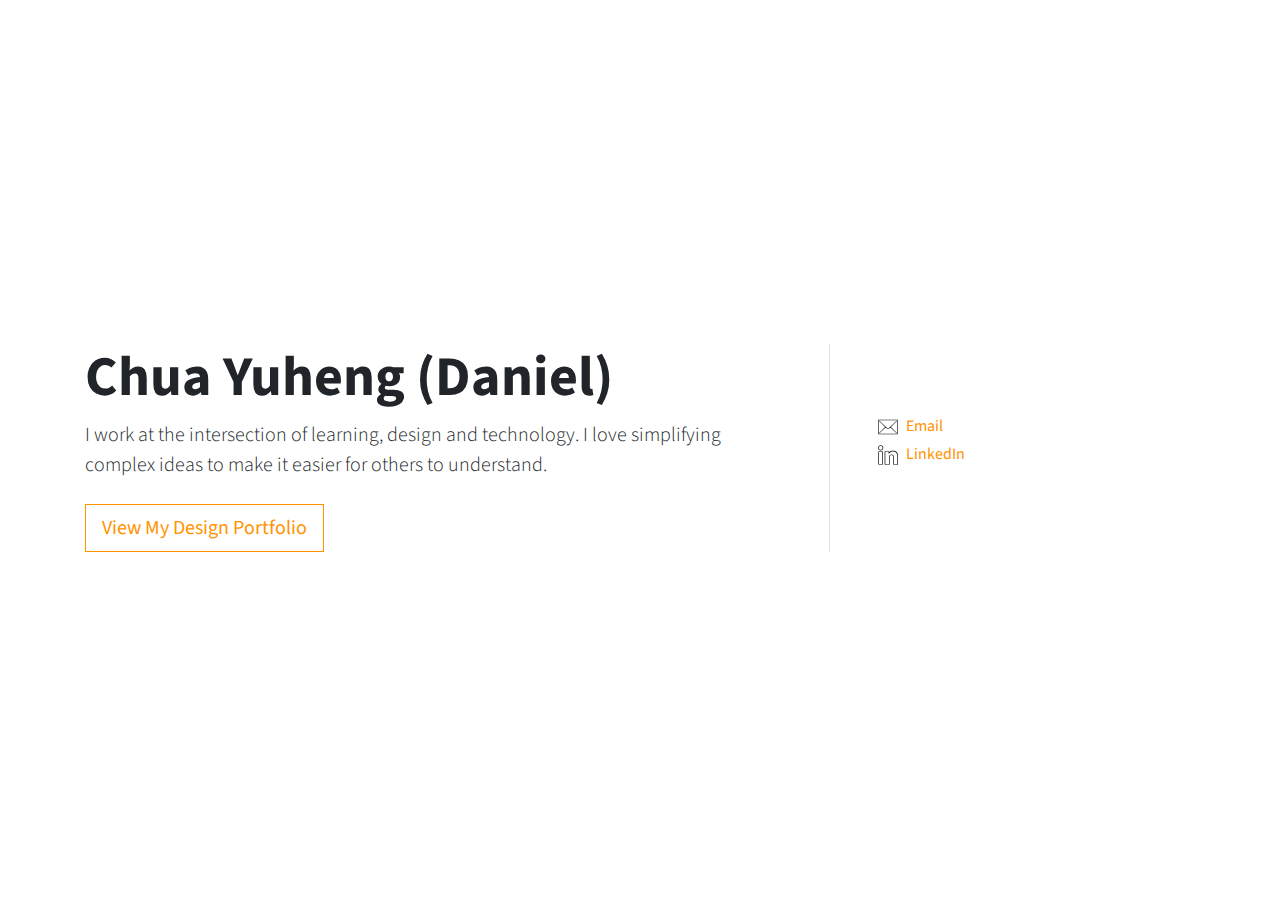
<file: index.html>
<!DOCTYPE html>
<html lang="en" dir="ltr">

<head>
  <meta http-equiv="Content-Type" content="text/html; charset=UTF-8" />
  <meta name="viewport" content="width=device-width, initial-scale=1.0">

  <title>Yuheng (Daniel) Chua</title>

  <link rel="icon" href="images/favicon-daniel_32x32.png" type="image/png" sizes="32x32">

  <link rel="stylesheet" href="css/bootstrap-custom.css">
  <link href="https://fonts.googleapis.com/css2?family=Source+Code+Pro&family=Source+Sans+Pro:ital,wght@0,300;0,400;0,600;0,700;1,300;1,400;1,600;1,700&display=swap" rel="stylesheet">
  <link rel="stylesheet" href="css/styles.css">

</head>

<body>

  <div class="jumbotron d-flex flex-column vh-100 m-0 bg-white">

    <div class="container my-auto w-100">
      <div class="row align-items-center">

        <div class="col-12 col-lg-8 border-lg-right pr-lg-5">
          <h1 class="display-4 font-weight-bold">Chua Yuheng (Daniel)</h1>
          <p class="lead mb-4">I work at the intersection of learning, design and technology. I love simplifying complex ideas to make it easier for others to understand.
          </p>
          <div class="mb-4 mb-lg-0 text-center text-lg-left">
            <a href="/portfolio" class="btn btn-lg btn-outline-primary vert-btn-stack">View My Design Portfolio</a>
          </div>
        </div><!-- .col -->

        <div class="col-12 col-lg-4 pl-lg-5 text-center text-lg-left">
          <p class="mb-1">
            <a href="mailto:chuayuheng@gmail.com">
              <img src="images/mail.svg" width=20 alt="Email" class="align-text-bottom"><span class="ml-2 my-0">Email</span>
            </a>
          </p>
          <p>
            <a href="https://www.linkedin.com/in/daniel-chua-6987a7190/" target="_blank">
              <img src="images/linkedin.svg" width=20 alt="Email" class="align-text-bottom"><span class="ml-2 my-0 ">LinkedIn</span>
            </a>
          </p>
        </div><!-- .col -->
      </div><!-- .row -->

    </div><!-- .jumbotron -->

    <div class="scroll align-self-end mx-auto mb-1">

    </div>

  </div><!-- .d-flex -->



  <script src="https://code.jquery.com/jquery-3.5.1.min.js" integrity="sha256-9/aliU8dGd2tb6OSsuzixeV4y/faTqgFtohetphbbj0=" crossorigin="anonymous"></script>
  <script type="text/javascript" src="https://stackpath.bootstrapcdn.com/bootstrap/4.5.2/js/bootstrap.min.js"></script>
  <script type="text/javascript" src="scripts.js">

  </script>
</body>

</html>
</file>
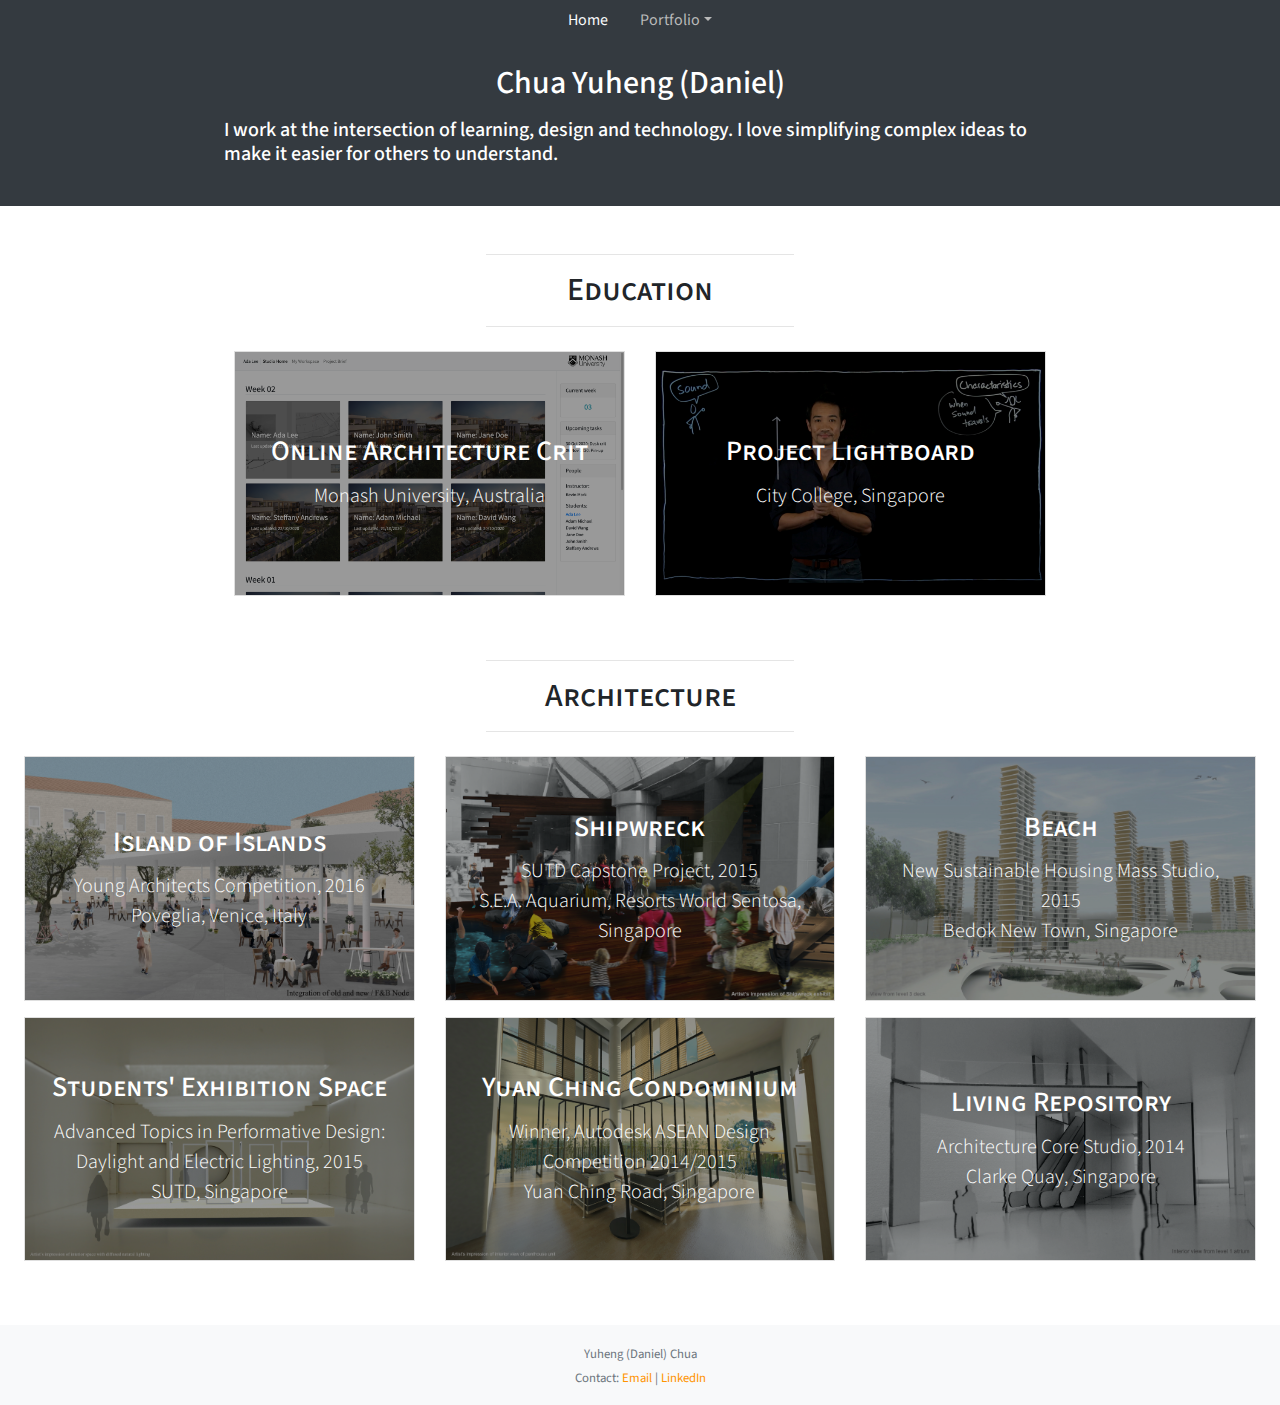
<file: portfolio.html>
<!DOCTYPE html>
<html lang="en" dir="ltr">

<head>
  <meta http-equiv="Content-Type" content="text/html; charset=UTF-8" />
  <meta name="viewport" content="width=device-width, initial-scale=1.0">

  <title>Yuheng (Daniel) Chua</title>

  <link rel="icon" href="/images/favicon-daniel_32x32.png" type="image/png" sizes="32x32">

  <link rel="stylesheet" href="/css/bootstrap-custom.css">
  <link href="https://fonts.googleapis.com/css2?family=Source+Code+Pro&family=Source+Sans+Pro:ital,wght@0,300;0,400;0,600;0,700;1,300;1,400;1,600;1,700&display=swap" rel="stylesheet">
  <link rel="stylesheet" href="/css/styles.css">

</head>

<body>

  <!-- *** HEADER *** -->
  <header>

    <nav id="top-nav" class="navbar navbar-dark bg-dark fixed-top py-0">
      <ul class="nav mx-auto">
        <li class="nav-item">
          <a class="nav-link text-light" href="/">Home</a>
        </li>
        <li class="nav-item dropdown">
          <a class="nav-link text-light active dropdown-toggle" data-toggle="dropdown" href="/portfolio" role="button" aria-haspopup="true" aria-expanded="false">Portfolio</a>
          <div class="dropdown-menu p-0">
            <a class="dropdown-item" href="#education">Education</a>
            <a class="dropdown-item" href="#archi">Architecture</a>
          </div>
        </li>
      </ul>
    </nav>

    <div id="profile" class="bg-dark text-white mb-5">
      <div class="container p-4">
        <h1 class="mb-3 h2 text-center">Chua Yuheng (Daniel)</h1>
        <p class="h5 px-lg-5 mb-3">
          I work at the intersection of learning, design and technology. I love simplifying complex ideas to make it easier for others to understand.
        </p>
      </div>
    </div>

  </header>

  <main class="mb-5">

    <section id="education" class="container-fluid px-4 mb-5">
      <hr class="w-25">
      <h2 class="text-center small-caps">Education</h2>
      <hr class="w-25 mb-4">

      <!-- Card Row -->
      <div class="row justify-content-center">
        <!-- Project -->
        <div class="col-12 col-md-6 col-lg-4">
          <div class="card img-hover-zoom mb-3">
            <img class="card-img-top" src="/images/education/Monash_archi.png" alt="Project Lightboard">
            <div class="overlay-div"></div>
            <div class="card-img-overlay text-center d-flex flex-column justify-content-center">
              <a class="stretched-link" href="/portfolio/education/crit"></a>
              <h3 class="card-title text-white small-caps">Online Architecture Crit</h5>
                <p class="text-white mb-0 lead">Monash University, Australia</p>
            </div>
          </div><!-- col -->
        </div><!-- Project -->

        <!-- Project -->
        <div class="col-12 col-md-6 col-lg-4">
          <div class="card img-hover-zoom mb-3">
            <img class="card-img-top" src="/images/education/CC_lightboard.png" alt="Project Lightboard">
            <div class="overlay-div"></div>
            <div class="card-img-overlay text-center d-flex flex-column justify-content-center">
              <a class="stretched-link" href="/portfolio/education/city-college"></a>
              <h3 class="card-title text-white small-caps">Project Lightboard</h5>
                <p class="text-white mb-0 lead">City College, Singapore</p>
            </div>
          </div><!-- col -->
        </div><!-- Project -->

      </div>
    </section>

    <section id="archi" class="container-fluid px-4 mb-5">
      <hr class="w-25">
      <h2 class="text-center small-caps">Architecture</h2>
      <hr class="w-25 mb-4">

      <!-- Card Row -->
      <div class="row">
        <!-- Project -->
        <div class="col-12 col-md-6 col-lg-4">
          <div class="card img-hover-zoom mb-3">
            <img class="card-img-top" src="/images/archi/university-island/UI_main_render.png" alt="Project: Island of Islands">
            <div class="overlay-div"></div>
            <div class="card-img-overlay text-center d-flex flex-column justify-content-center">
              <a class="stretched-link" href="/portfolio/archi/island-of-islands"></a>
              <h3 class="card-title text-white small-caps">Island of Islands</h5>
                <p class="text-white mb-0 lead">Young Architects Competition, 2016</p>
                <p class="text-white mb-0 lead">Poveglia, Venice, Italy</p>
            </div>
          </div><!-- col -->
        </div><!-- Project -->

        <!-- Project -->
        <div class="col-12 col-md-6 col-lg-4">
          <div class="card img-hover-zoom mb-3">
            <img class="card-img-top" src="/images/archi/shipwreck/SW_main_render.jpg" alt="Project: Island of Islands">
            <div class="overlay-div"></div>
            <div class="card-img-overlay text-center d-flex flex-column justify-content-center">
              <a class="stretched-link" href="/portfolio/archi/shipwreck"></a>
              <h3 class="card-title text-white small-caps">Shipwreck</h5>
                <p class="text-white mb-0 lead">SUTD Capstone Project, 2015</p>
                <p class="text-white mb-0 lead">S.E.A. Aquarium, Resorts World Sentosa, Singapore</p>
            </div>
          </div><!-- col -->
        </div><!-- Project -->

        <!-- Project -->
        <div class="col-12 col-md-6 col-lg-4">
          <div class="card img-hover-zoom mb-3">
            <img class="card-img-top" src="/images/archi/beach/BEACH_main_render.jpg" alt="Project: Island of Islands">
            <div class="overlay-div"></div>
            <div class="card-img-overlay text-center d-flex flex-column justify-content-center">
              <a class="stretched-link" href="/portfolio/archi/beach"></a>
              <h3 class="card-title text-white small-caps">Beach</h5>
                <p class="text-white mb-0 lead">New Sustainable Housing Mass Studio, 2015</p>
                <p class="text-white mb-0 lead">Bedok New Town, Singapore</p>
            </div>
          </div><!-- col -->
        </div><!-- Project -->

      </div><!-- Card Row -->

      <!-- Card Row -->
      <div class="row">
        <!-- Project -->
        <div class="col-12 col-md-6 col-lg-4">
          <div class="card img-hover-zoom mb-3">
            <img class="card-img-top" src="/images/archi/student-exhibition/exhibition_main_render.jpg" alt="">
            <div class="overlay-div"></div>
            <div class="card-img-overlay text-center d-flex flex-column justify-content-center">
              <a class="stretched-link" href="/portfolio/archi/student-exhibition"></a>
              <h3 class="card-title text-white small-caps">Students' Exhibition Space</h5>
                <p class="text-white mb-0 lead">Advanced Topics in Performative Design:<br>
                  Daylight and Electric Lighting, 2015</p>
                <p class="text-white mb-0 lead">SUTD, Singapore</p>
            </div>
          </div><!-- col -->
        </div><!-- Project -->

        <!-- Project -->
        <div class="col-12 col-md-6 col-lg-4">
          <div class="card img-hover-zoom mb-3">
            <img class="card-img-top" src="/images/archi/yuan-ching/YC_interior.jpg" alt="">
            <div class="overlay-div"></div>
            <div class="card-img-overlay text-center d-flex flex-column justify-content-center">
              <a class="stretched-link" href="/portfolio/archi/yuan-ching-condo"></a>
              <h3 class="card-title text-white small-caps">Yuan Ching Condominium</h5>
                <p class="text-white mb-0 lead">Winner, Autodesk ASEAN Design Competition 2014/2015</p>
                <p class="text-white mb-0 lead">Yuan Ching Road, Singapore</p>
            </div>
          </div><!-- col -->
        </div><!-- Project -->

        <!-- Project -->
        <div class="col-12 col-md-6 col-lg-4">
          <div class="card img-hover-zoom mb-3">
            <img class="card-img-top" src="/images/archi/living-repo/LR_main_model.jpg" alt="">
            <div class="overlay-div"></div>
            <div class="card-img-overlay text-center d-flex flex-column justify-content-center">
              <a class="stretched-link" href="/portfolio/archi/living-repository"></a>
              <h3 class="card-title text-white small-caps">Living Repository</h5>
                <p class="text-white mb-0 lead">Architecture Core Studio, 2014</p>
                <p class="text-white mb-0 lead">Clarke Quay, Singapore</p>
            </div>
          </div><!-- col -->
        </div><!-- Project -->

      </div><!-- Card Row -->

    </section>


  </main>

  <!-- *** Footer *** -->
  <footer class="py-3 bg-light">
    <div class="text-muted text-center">
      <small>
        Yuheng (Daniel) Chua<br>
        Contact: <a href="mailto:chuayuheng@gmail.com">Email</a> | <a href="https://www.linkedin.com/in/daniel-chua-6987a7190/" target="_blank">LinkedIn</a><br>
      </small>
    </div>
  </footer>


  <script src="https://code.jquery.com/jquery-3.5.1.min.js" integrity="sha256-9/aliU8dGd2tb6OSsuzixeV4y/faTqgFtohetphbbj0=" crossorigin="anonymous"></script>
  <script type="text/javascript" src="https://stackpath.bootstrapcdn.com/bootstrap/4.5.2/js/bootstrap.min.js"></script>
  <script type="text/javascript" src="/scripts.js"></script>
</body>

</html>
</file>
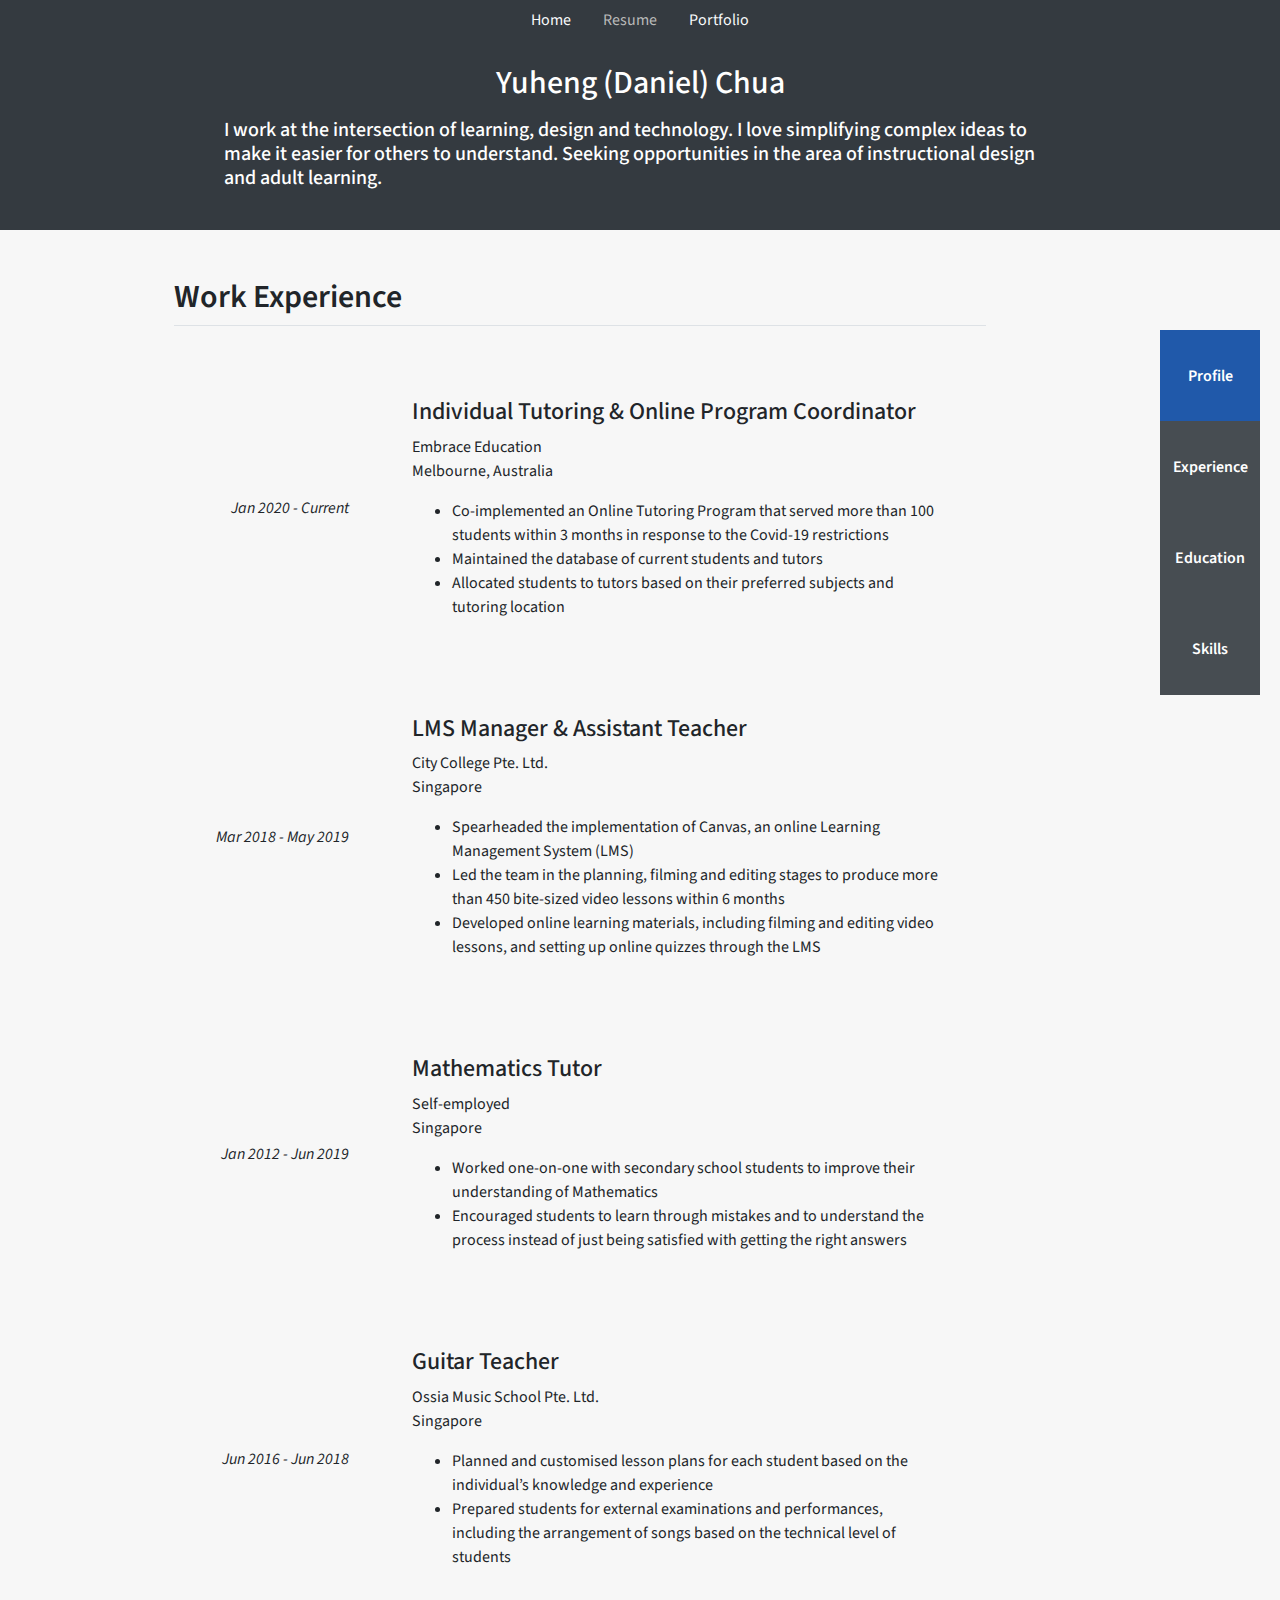
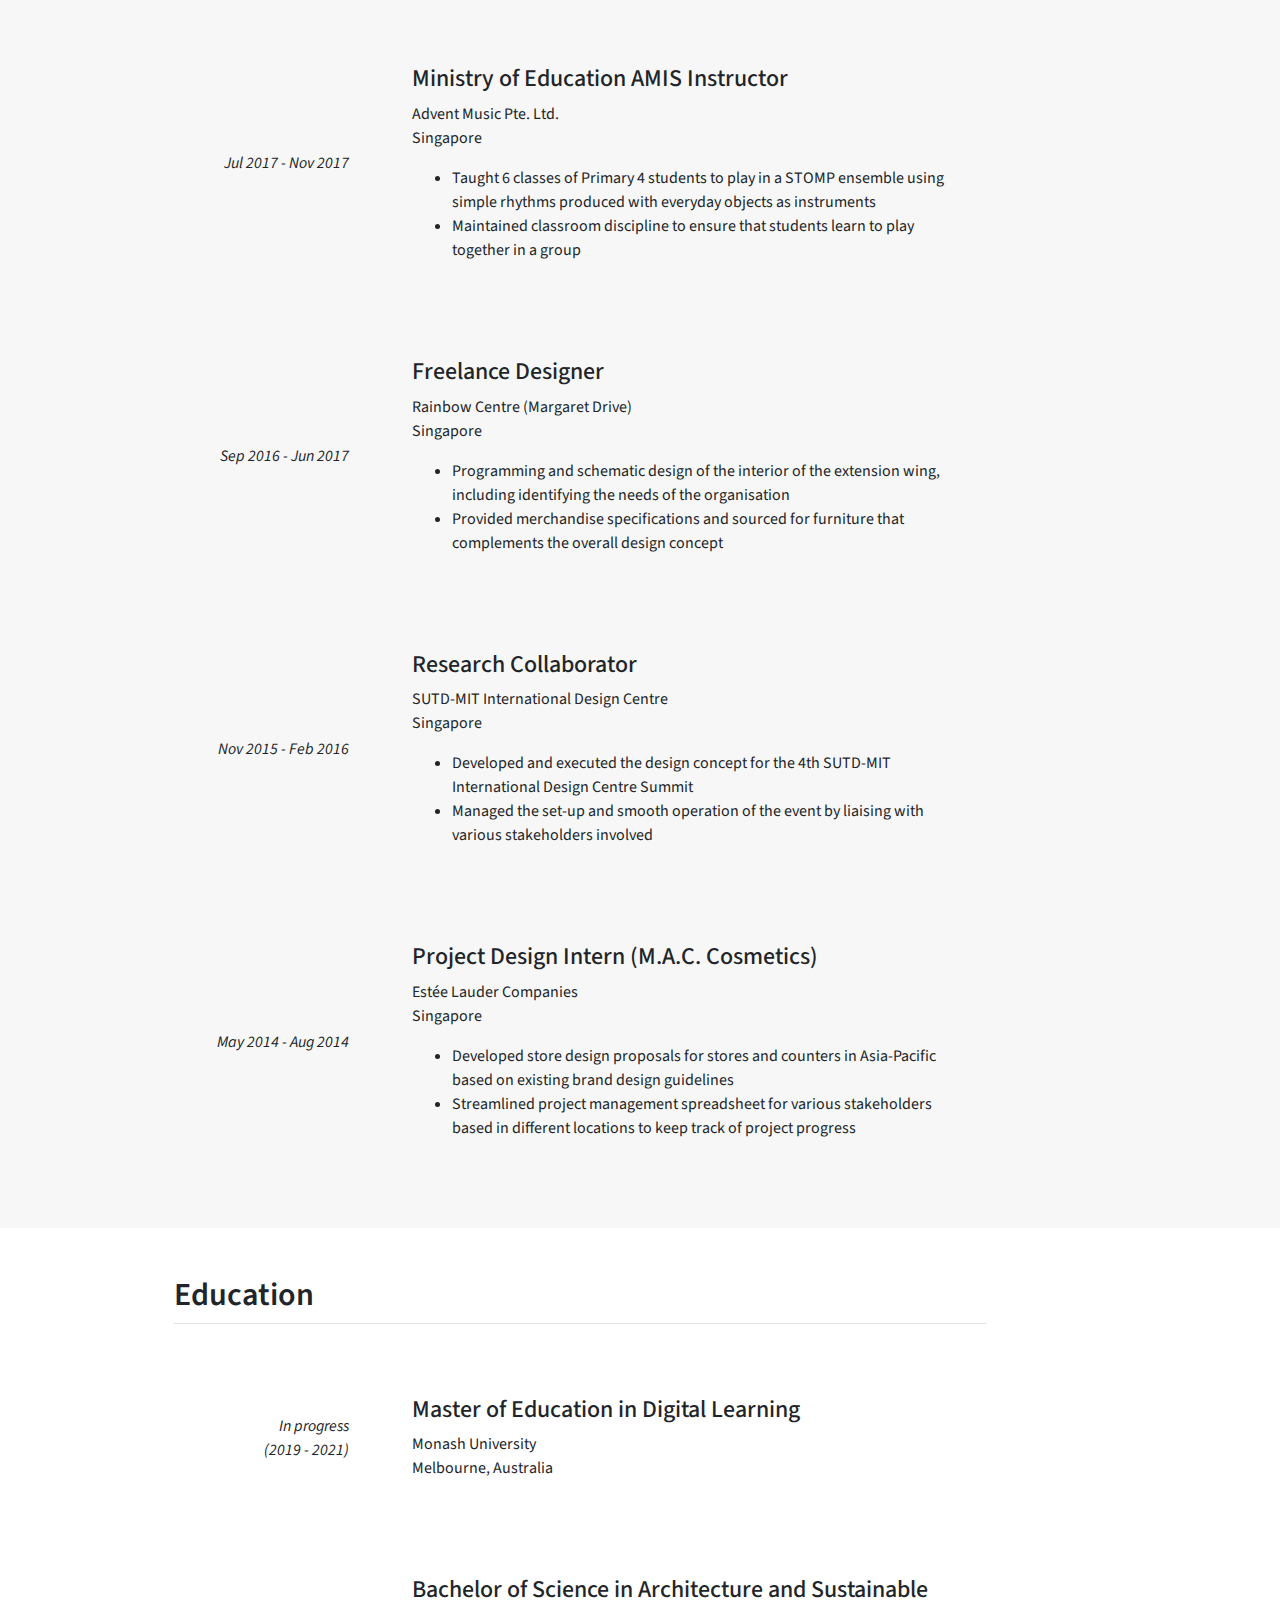
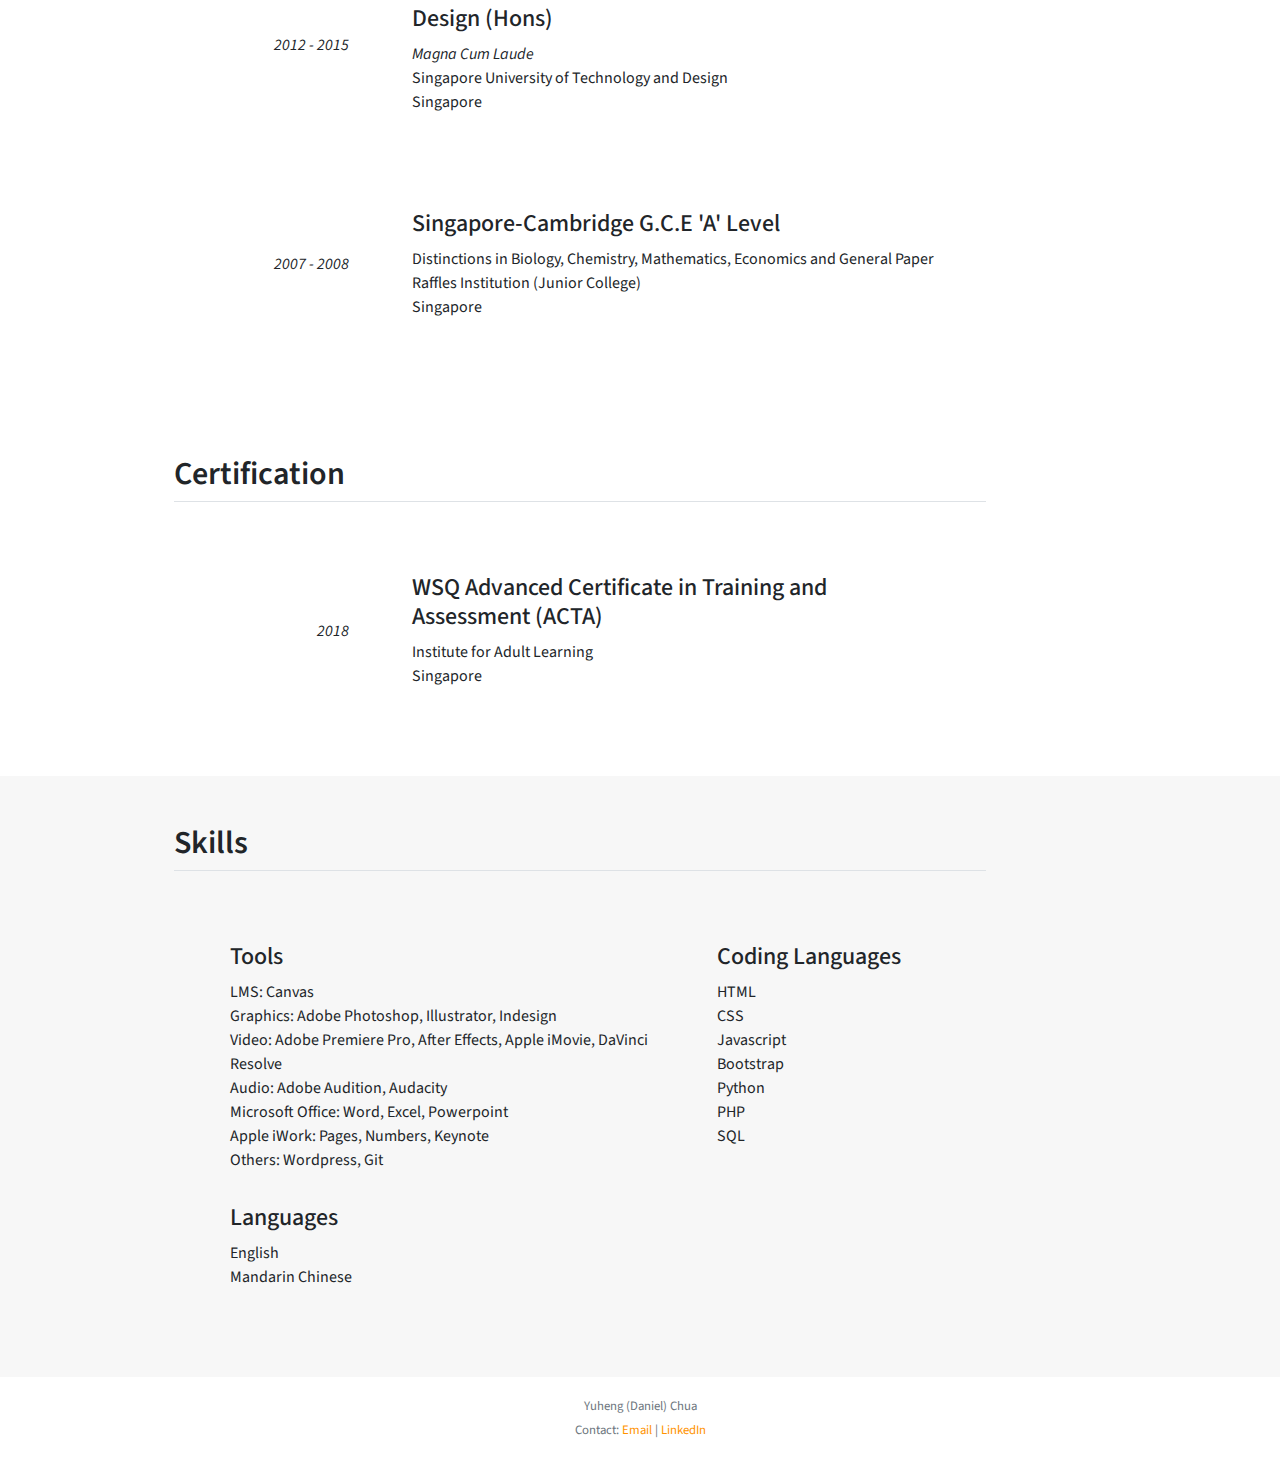
<file: resume.html>
<!DOCTYPE html>
<html lang="en" dir="ltr">

<head>
  <meta http-equiv="Content-Type" content="text/html; charset=UTF-8" />
  <meta name="viewport" content="width=device-width, initial-scale=1.0">

  <title>Yuheng (Daniel) Chua</title>

  <link rel="icon" href="images/favicon-daniel_32x32.png" type="image/png" sizes="32x32">

  <link rel="stylesheet" href="css/bootstrap-custom.css">
  <link href="https://fonts.googleapis.com/css2?family=Source+Code+Pro&family=Source+Sans+Pro:ital,wght@0,300;0,400;0,600;0,700;1,300;1,400;1,600;1,700&display=swap" rel="stylesheet">
  <link rel="stylesheet" href="css/styles.css">

</head>

<body>


  <!-- *** HEADER *** -->
  <header>

    <nav id="top-nav" class="navbar navbar-dark bg-dark fixed-top py-0">
      <ul class="nav mx-auto">
        <li class="nav-item">
          <a class="nav-link text-light" href="/">Home</a>
        </li>
        <li class="nav-item">
          <a class="nav-link text-light active" href="/resume">Resume</a>
        </li>
        <li class="nav-item">
          <a class="nav-link text-light" href="/portfolio">Portfolio</a>
        </li>
      </ul>
    </nav>

    <nav id="navbar" class="navbar-light bg-dark">
      <div class="">
        <ul class="navbar-nav m-0 mt-2 w-100">
          <li class="nav-item m-0 w-100 float-nav-item active">
            <a class="nav-link text-white font-weight-semi-bold text-center" href="#">Profile</a>
          </li>
          <li class="nav-item m-0 w-100 float-nav-item">
            <a class="nav-link text-white font-weight-semi-bold text-center" href="#work-experience">Experience</a>
          </li>
          <li class="nav-item m-0 w-100 float-nav-item">
            <a class="nav-link text-white font-weight-semi-bold text-center" href="#education">Education</a>
          </li>
          <li class="nav-item m-0 w-100 float-nav-item">
            <a class="nav-link text-white font-weight-semi-bold text-center" href="#skills">Skills</a>
          </li>
        </ul>
      </div>
    </nav>

    <div id="profile" class="bg-dark text-white">
      <div class="container p-4">
        <h1 class="mb-3 h2 text-center">Yuheng (Daniel) Chua</h1>
        <p class="h5 px-lg-5 mb-3">
          I work at the intersection of learning, design and technology. I love simplifying complex ideas to make it easier for others to understand. Seeking opportunities in the area of instructional design and adult learning.
        </p>
      </div>
    </div>

    <div class="back-to-top">
      <a href="#">
        <img src="images/chevron-top.svg" width="20" alt="">
      </a>
    </div>

  </header>

  <main>

    <!-- *** WORK EXPERIENCE *** -->
    <section class="w-100 mybg-light-grey">
      <div class="section-container">

        <!-- Section title -->
        <div id="work-experience" class="section-title pt-5 mb-5">
          <div class="container px-md-0 border-bottom">
            <h2 class="font-weight-semi-bold">Work Experience</h2>
          </div>
        </div>

        <!-- Section contents -->
        <div class="section-contents container py-2">

          <!-- START: Job Entry -->
          <div class="row align-items-center py-md-3 mb-5">

            <!-- Job title & summary -->
            <div class="col-12 col-md-3 pl-md-0 pr-md-5 text-md-right">
              <p><i>Jan 2020 - Current</i></p>
            </div>

            <!-- Job description -->
            <div class="col-12 col-md-9 pr-md-0">
              <h3 class="h4">Individual Tutoring & Online Program Coordinator</h3>
              <p>
                Embrace Education<br>
                Melbourne, Australia
              </p>
              <ul>
                <li>Co-implemented an Online Tutoring Program that served more than 100 students within 3 months in response to the Covid-19 restrictions</li>
                <li>Maintained the database of current students and tutors</li>
                <li>Allocated students to tutors based on their preferred subjects and tutoring location</li>
              </ul>
            </div>
          </div>
          <!-- END: Job Entry -->

          <!-- START: Job Entry -->
          <div class="row align-items-center py-md-3 mb-5">

            <!-- Job title & summary -->
            <div class="col-12 col-md-3 pl-md-0 pr-md-5 text-md-right">
              <p><i>Mar 2018 - May 2019</i></p>
            </div>

            <!-- Job description -->
            <div class="col-12 col-md-9 pr-md-0">
              <h3 class="h4">LMS Manager & Assistant Teacher</h3>
              <p>
                City College Pte. Ltd.<br>
                Singapore
              </p>
              <ul>
                <li>Spearheaded the implementation of Canvas, an online Learning Management System (LMS)</li>
                <li>Led the team in the planning, filming and editing stages to produce more than 450 bite-sized video lessons within 6 months</li>
                <li>Developed online learning materials, including filming and editing video lessons, and setting up online quizzes through the LMS</li>
              </ul>
            </div>
          </div>
          <!-- END: Job Entry -->

          <!-- START: Job Entry -->
          <div class="row align-items-center py-md-3 mb-5">

            <!-- Job title & summary -->
            <div class="col-12 col-md-3 pl-md-0 pr-md-5 text-md-right">
              <p><i>Jan 2012 - Jun 2019</i></p>
            </div>

            <!-- Job description -->
            <div class="col-12 col-md-9 pr-md-0">
              <h3 class="h4">Mathematics Tutor</h3>
              <p>
                Self-employed<br>
                Singapore
              </p>
              <ul>
                <li>Worked one-on-one with secondary school students to improve their understanding of Mathematics</li>
                <li>Encouraged students to learn through mistakes and to understand the process instead of just being satisfied with getting the right answers</li>
              </ul>
            </div>
          </div>
          <!-- END: Job Entry -->

          <!-- START: Job Entry -->
          <div class="row align-items-center py-md-3 mb-5">

            <!-- Job title & summary -->
            <div class="col-12 col-md-3 pl-md-0 pr-md-5 text-md-right">
              <p><i>Jun 2016 - Jun 2018</i></p>
            </div>

            <!-- Job description -->
            <div class="col-12 col-md-9 pr-md-0">
              <h3 class="h4">Guitar Teacher</h3>
              <p>
                Ossia Music School Pte. Ltd.<br>
                Singapore
              </p>
              <ul>
                <li>Planned and customised lesson plans for each student based on the individual’s knowledge and experience</li>
                <li>Prepared students for external examinations and performances, including the arrangement of songs based on the technical level of students</li>
              </ul>
            </div>
          </div>
          <!-- END: Job Entry -->

          <!-- START: Job Entry -->
          <div class="row align-items-center py-md-3 mb-5">

            <!-- Job title & summary -->
            <div class="col-12 col-md-3 pl-md-0 pr-md-5 text-md-right">
              <p><i>Jul 2017 - Nov 2017</i></p>
            </div>

            <!-- Job description -->
            <div class="col-12 col-md-9 pr-md-0">
              <h3 class="h4">Ministry of Education AMIS Instructor</h3>
              <p>
                Advent Music Pte. Ltd.<br>
                Singapore
              </p>
              <ul>
                <li>Taught 6 classes of Primary 4 students to play in a STOMP ensemble using simple rhythms produced with everyday objects as instruments</li>
                <li>Maintained classroom discipline to ensure that students learn to play together in a group</li>
              </ul>
            </div>
          </div>
          <!-- END: Job Entry -->

          <!-- START: Job Entry -->
          <div class="row align-items-center py-md-3 mb-5">

            <!-- Job title & summary -->
            <div class="col-12 col-md-3 pl-md-0 pr-md-5 text-md-right">
              <p><i>Sep 2016 - Jun 2017</i></p>
            </div>

            <!-- Job description -->
            <div class="col-12 col-md-9 pr-md-0">
              <h3 class="h4">Freelance Designer</h3>
              <p>
                Rainbow Centre (Margaret Drive)<br>
                Singapore
              </p>
              <ul>
                <li>Programming and schematic design of the interior of the extension wing, including identifying the needs of the organisation</li>
                <li>Provided merchandise specifications and sourced for furniture that complements the overall design concept</li>
              </ul>
            </div>
          </div>
          <!-- END: Job Entry -->

          <!-- START: Job Entry -->
          <div class="row align-items-center py-md-3 mb-5">

            <!-- Job title & summary -->
            <div class="col-12 col-md-3 pl-md-0 pr-md-5 text-md-right">
              <p><i>Nov 2015 - Feb 2016</i></p>
            </div>

            <!-- Job description -->
            <div class="col-12 col-md-9 pr-md-0">
              <h3 class="h4">Research Collaborator</h3>
              <p>
                SUTD-MIT International Design Centre<br>
                Singapore
              </p>
              <ul>
                <li>Developed and executed the design concept for the 4th SUTD-MIT International Design Centre Summit</li>
                <li>Managed the set-up and smooth operation of the event by liaising with various stakeholders involved</li>
              </ul>
            </div>
          </div>
          <!-- END: Job Entry -->

          <!-- START: Job Entry -->
          <div class="row align-items-center py-md-3 mb-5">

            <!-- Job title & summary -->
            <div class="col-12 col-md-3 pl-md-0 pr-md-5 text-md-right">
              <p><i>May 2014 - Aug 2014</i></p>
            </div>

            <!-- Job description -->
            <div class="col-12 col-md-9 pr-md-0">
              <h3 class="h4">Project Design Intern (M.A.C. Cosmetics)</h3>
              <p>
                Estée Lauder Companies<br>
                Singapore
              </p>
              <ul>
                <li>Developed store design proposals for stores and counters in Asia-Pacific based on existing brand design guidelines</li>
                <li>Streamlined project management spreadsheet for various stakeholders based in different locations to keep track of project progress</li>
              </ul>
            </div>
          </div>
          <!-- END: Job Entry -->


        </div><!-- Section contents .container -->

      </div><!-- section-container -->
    </section>

    <!-- *** EDUCATION *** -->
    <section class="w-100">
      <div class="section-container">

        <!-- Section title -->
        <div id="education" class="section-title pt-5 mb-5">
          <div class="container px-md-0 border-bottom">
            <h2 class="font-weight-semi-bold">Education</h2>
          </div>
        </div>

        <!-- Section contents -->
        <div class="section-contents container py-2">

          <!-- START: School Entry -->
          <div class="row align-items-center py-md-3 mb-5">

            <!-- Year -->
            <div class="col-12 col-md-3 pl-md-0 pr-md-5 text-md-right">
              <p>
                <i>In progress</i><br>
                <i>(2019 - 2021)</i>
              </p>
            </div>

            <!-- School description -->
            <div class="col-12 col-md-9 pr-md-0">
              <h3 class="h4">Master of Education in Digital Learning</h3>
              <p>
                Monash University<br>
                Melbourne, Australia
              </p>
            </div>
          </div>
          <!-- END: School Entry -->

          <!-- START: School Entry -->
          <div class="row align-items-center py-md-3 mb-5">

            <!-- Year -->
            <div class="col-12 col-md-3 pl-md-0 pr-md-5 text-md-right">
              <p>
                <i>2012 - 2015</i>
              </p>
            </div>

            <!-- School description -->
            <div class="col-12 col-md-9 pr-md-0">
              <h3 class="h4">Bachelor of Science in Architecture and Sustainable Design (Hons)</h3>
              <p>
                <i>Magna Cum Laude</i><br>
                Singapore University of Technology and Design<br>
                Singapore
              </p>
            </div>
          </div>
          <!-- END: School Entry -->

          <!-- START: School Entry -->
          <div class="row align-items-center py-md-3 mb-5">

            <!-- Year -->
            <div class="col-12 col-md-3 pl-md-0 pr-md-5 text-md-right">
              <p>
                <i>2007 - 2008</i>
              </p>
            </div>

            <!-- School description -->
            <div class="col-12 col-md-9 pr-md-0">
              <h3 class="h4">Singapore-Cambridge G.C.E 'A' Level</h3>
              <p>
                Distinctions in Biology, Chemistry, Mathematics, Economics and General Paper<br>
                Raffles Institution (Junior College)<br>
                Singapore
              </p>
            </div>
          </div>
          <!-- END: School Entry -->



        </div><!-- Section contents .container -->

      </div><!-- section-container -->
    </section>

    <!-- *** Certification *** -->
    <section class="w-100">
      <div class="section-container">

        <!-- Section title -->
        <div id="certification" class="section-title pt-5 mb-5">
          <div class="container px-md-0 border-bottom">
            <h2 class="font-weight-semi-bold">Certification</h2>
          </div>
        </div>

        <!-- Section contents -->
        <div class="section-contents container py-2">

          <!-- START: School Entry -->
          <div class="row align-items-center py-md-3 mb-5">

            <!-- Year -->
            <div class="col-12 col-md-3 pl-md-0 pr-md-5 text-md-right">
              <p>
                <i>2018</i>
              </p>
            </div>

            <!-- School description -->
            <div class="col-12 col-md-9 pr-md-0">
              <h3 class="h4">WSQ Advanced Certificate in Training and Assessment (ACTA)</h3>
              <p>
                Institute for Adult Learning<br>
                Singapore
              </p>
            </div>
          </div>
          <!-- END: School Entry -->

        </div><!-- Section contents .container -->
      </div><!-- section-container -->
    </section>

    <!-- *** SKILLS *** -->
    <section class="w-100 mybg-light-grey">
      <div class="section-container">

        <!-- Section title -->
        <div id="skills" class="section-title pt-5 mb-5">
          <div class="container px-md-0 border-bottom">
            <h2 class="font-weight-semi-bold">Skills</h2>
          </div>
        </div>

        <!-- Section contents -->
        <div class="section-contents container py-2">

          <!-- START: Skills Entry -->
          <div class="row py-md-3 mb-5">

            <!-- Skills Section -->
            <div class="col-12 col-md-8 mb-3">
              <h3 class="h4">Tools</h3>
              <ul class="list-no-bullet">
                <li>LMS: Canvas</li>
                <li>Graphics: Adobe Photoshop, Illustrator, Indesign</li>
                <li>Video: Adobe Premiere Pro, After Effects, Apple iMovie, DaVinci Resolve</li>
                <li>Audio: Adobe Audition, Audacity</li>
                <li>Microsoft Office: Word, Excel, Powerpoint</li>
                <li>Apple iWork: Pages, Numbers, Keynote</li>
                <li>Others: Wordpress, Git</li>
              </ul>
            </div>

            <!-- Skills Section -->
            <div class="col-6 col-md-4 mb-3">
              <h3 class="h4">Coding Languages</h3>
              <ul class="list-no-bullet">
                <li>HTML</li>
                <li>CSS</li>
                <li>Javascript</li>
                <li>Bootstrap</li>
                <li>Python</li>
                <li>PHP</li>
                <li>SQL</li>
              </ul>
            </div>

            <!-- Skills Section -->
            <div class="col-6 col-md-12">
              <h3 class="h4">Languages</h3>
              <ul class="list-no-bullet">
                <li>English</li>
                <li>Mandarin Chinese</li>
              </ul>
            </div>

          </div>
          <!-- END: Skills Entry -->

        </div><!-- Section contents .container -->
      </div><!-- section-container -->
    </section>



  </main>

  <!-- *** Footer *** -->
  <footer class="py-3">
    <div class="text-muted text-center">
      <small>
        Yuheng (Daniel) Chua<br>
        Contact: <a href="mailto:chuayuheng@gmail.com">Email</a> | <a href="https://www.linkedin.com/in/daniel-chua-6987a7190/" target="_blank">LinkedIn</a><br>
      </small>
    </div>


  </footer>


  <script src="https://code.jquery.com/jquery-3.5.1.min.js" integrity="sha256-9/aliU8dGd2tb6OSsuzixeV4y/faTqgFtohetphbbj0=" crossorigin="anonymous"></script>
  <script type="text/javascript" src="https://stackpath.bootstrapcdn.com/bootstrap/4.5.2/js/bootstrap.min.js"></script>
  <script type="text/javascript" src="scripts.js">

  </script>
</body>

</html>
</file>
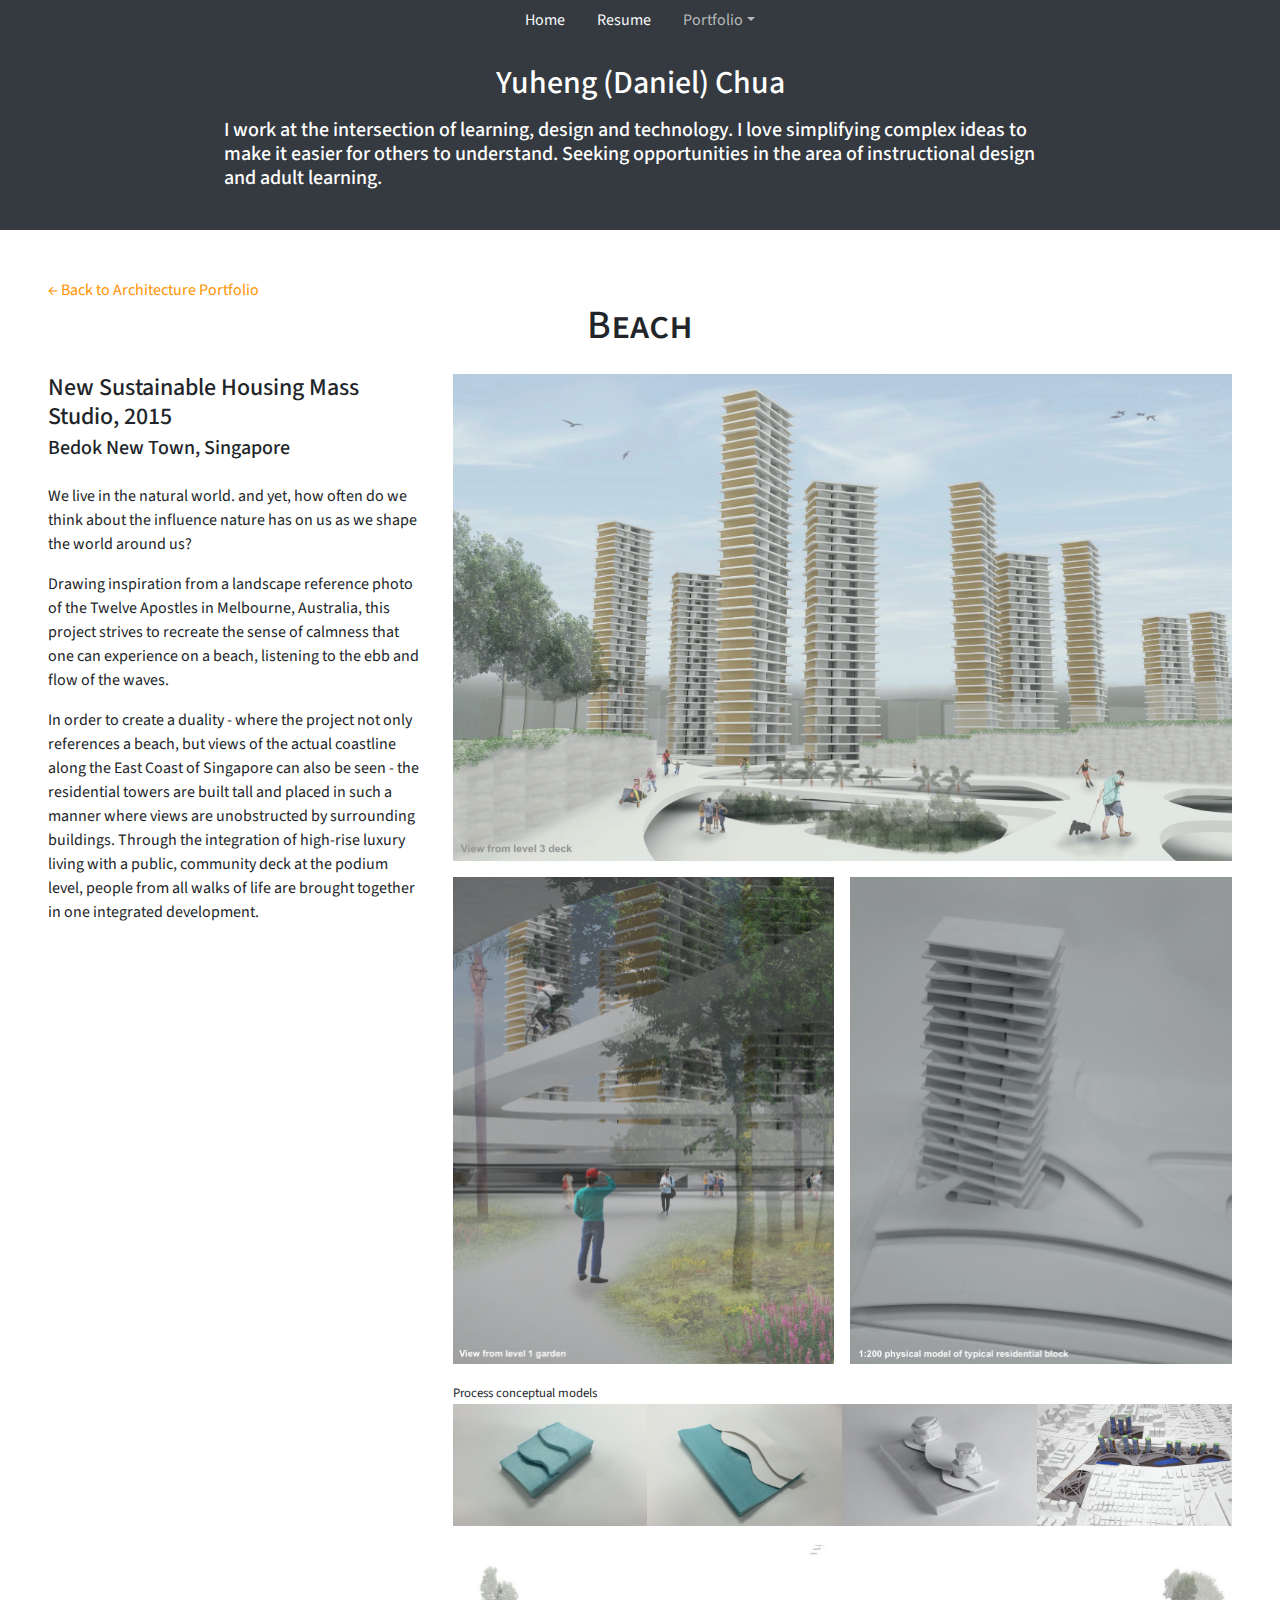
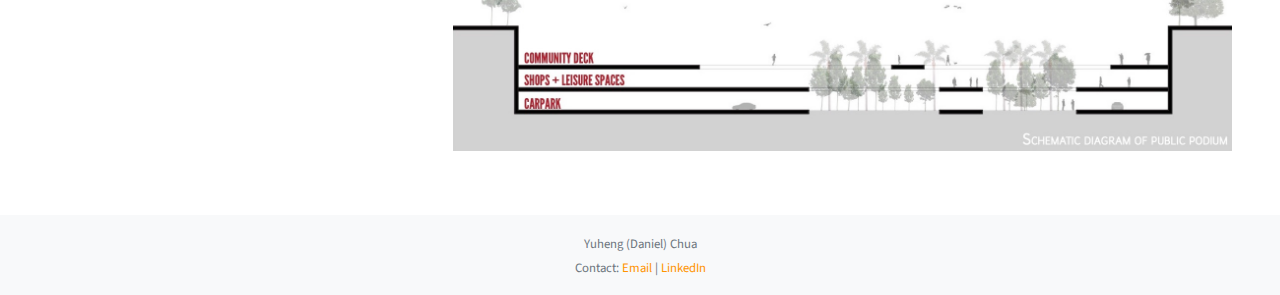
<file: portfolio/archi/beach.html>
<!DOCTYPE html>
<html lang="en" dir="ltr">

<head>
  <meta http-equiv="Content-Type" content="text/html; charset=UTF-8" />
  <meta name="viewport" content="width=device-width, initial-scale=1.0">

  <title>Yuheng (Daniel) Chua</title>

  <link rel="icon" href="/images/favicon-daniel_32x32.png" type="image/png" sizes="32x32">

  <link rel="stylesheet" href="/css/bootstrap-custom.css">
  <link href="https://fonts.googleapis.com/css2?family=Source+Code+Pro&family=Source+Sans+Pro:ital,wght@0,300;0,400;0,600;0,700;1,300;1,400;1,600;1,700&display=swap" rel="stylesheet">
  <link rel="stylesheet" href="/css/styles.css">

</head>

<body>

  <!-- *** HEADER *** -->
  <header>

    <nav id="top-nav" class="navbar navbar-dark bg-dark fixed-top py-0">
      <ul class="nav mx-auto">
        <li class="nav-item">
          <a class="nav-link text-light" href="/">Home</a>
        </li>
        <li class="nav-item">
          <a class="nav-link text-light" href="/resume">Resume</a>
        </li>
        <li class="nav-item dropdown">
          <a class="nav-link text-light active dropdown-toggle" data-toggle="dropdown" href="/portfolio" role="button" aria-haspopup="true" aria-expanded="false">Portfolio</a>
          <div class="dropdown-menu p-0">
            <a class="dropdown-item" href="/portfolio#education">Education</a>
            <a class="dropdown-item" href="/portfolio#archi">Architecture</a>
          </div>
        </li>
      </ul>
    </nav>

    <div id="profile" class="bg-dark text-white mb-5">
      <div class="container p-4">
        <h1 class="mb-3 h2 text-center">Yuheng (Daniel) Chua</h1>
        <p class="h5 px-lg-5 mb-3">
          I work at the intersection of learning, design and technology. I love simplifying complex ideas to make it easier for others to understand. Seeking opportunities in the area of instructional design and adult learning.
        </p>
      </div>
    </div>

  </header>

  <main class="mb-5">
    <section class="container-fluid px-lg-5">
      <p class="mb-0"><a href="/portfolio#archi">&#8592; Back to Architecture Portfolio</a></p>
      <h2 class="h1 small-caps text-center mb-4">Beach</h2>
      <div class="row">
        <!-- Write-up -->
        <div class="col-12 col-lg-4">
          <h3 class="h4 mb-1">New Sustainable Housing Mass Studio, 2015</h3>
          <h5 class="mb-4">Bedok New Town, Singapore</h5>
          <p>We live in the natural world. and yet, how often do we think about the influence nature has on us as we shape the world around us?</p>
          <p>Drawing inspiration from a landscape reference photo of the Twelve Apostles in Melbourne, Australia, this project strives to recreate the sense of calmness that one can experience on a beach, listening to the ebb and flow of the waves.
          </p>
          <p>In order to create a duality - where the project not only references a beach, but views of the actual coastline along the East Coast of Singapore can also be seen - the residential towers are built tall and placed in such a manner where
            views are unobstructed by surrounding buildings. Through the integration of high-rise luxury living with a public, community deck at the podium level, people from all walks of life are brought together in one integrated development.</p>
        </div><!-- Write-up -->
        <!-- Images -->
        <div class="col-12 col-lg-8">
          <img class="img-fluid mb-3" src="/images/archi/beach/BEACH_main_render.jpg" alt="Artist impression: View from Level 3 Garden">
          <div class="row">
            <div class="col-12 col-md-6 pr-md-2">
              <img class="img-fluid mb-3" src="/images/archi/beach/BEACH_L1_garden.jpg" alt="">
            </div>
            <div class="col-12 col-md-6 pl-md-2">
              <img class="img-fluid mb-3" src="/images/archi/beach/BEACH_section_model.jpeg" alt="">
            </div>
          </div>
          <p class="mb-0">
            <small>Process conceptual models</small>
          </p>
          <div class="row no-gutters">
            <div class="col-6 col-lg-3">
              <img class="img-fluid mb-3" src="/images/archi/beach/BEACH_process_model_1.jpg" alt="">
            </div>
            <div class="col-6 col-lg-3">
              <img class="img-fluid mb-3" src="/images/archi/beach/BEACH_process_model_2.jpg" alt="">
            </div>
            <div class="col-6 col-lg-3">
              <img class="img-fluid mb-3" src="/images/archi/beach/BEACH_process_model_3.jpg" alt="">
            </div>
            <div class="col-6 col-lg-3">
              <img class="img-fluid mb-3" src="/images/archi/beach/BEACH_process_model_4.jpg" alt="">
            </div>
          </div>
          <div class="row">
            <div class="col-12">
              <img class="img-fluid mb-3" src="/images/archi/beach/BEACH_section.jpg" alt="">
            </div>
          </div>
        </div><!-- Images -->
      </div>
    </section>


  </main>

  <!-- *** Footer *** -->
  <footer class="py-3 bg-light">
    <div class="text-muted text-center">
      <small>
        Yuheng (Daniel) Chua<br>
        Contact: <a href="mailto:chuayuheng@gmail.com">Email</a> | <a href="https://www.linkedin.com/in/daniel-chua-6987a7190/" target="_blank">LinkedIn</a><br>
      </small>
    </div>
  </footer>


  <script src="https://code.jquery.com/jquery-3.5.1.min.js" integrity="sha256-9/aliU8dGd2tb6OSsuzixeV4y/faTqgFtohetphbbj0=" crossorigin="anonymous"></script>
  <script type="text/javascript" src="https://stackpath.bootstrapcdn.com/bootstrap/4.5.2/js/bootstrap.min.js"></script>
  <script type="text/javascript" src="/scripts.js"></script>
</body>

</html>
</file>
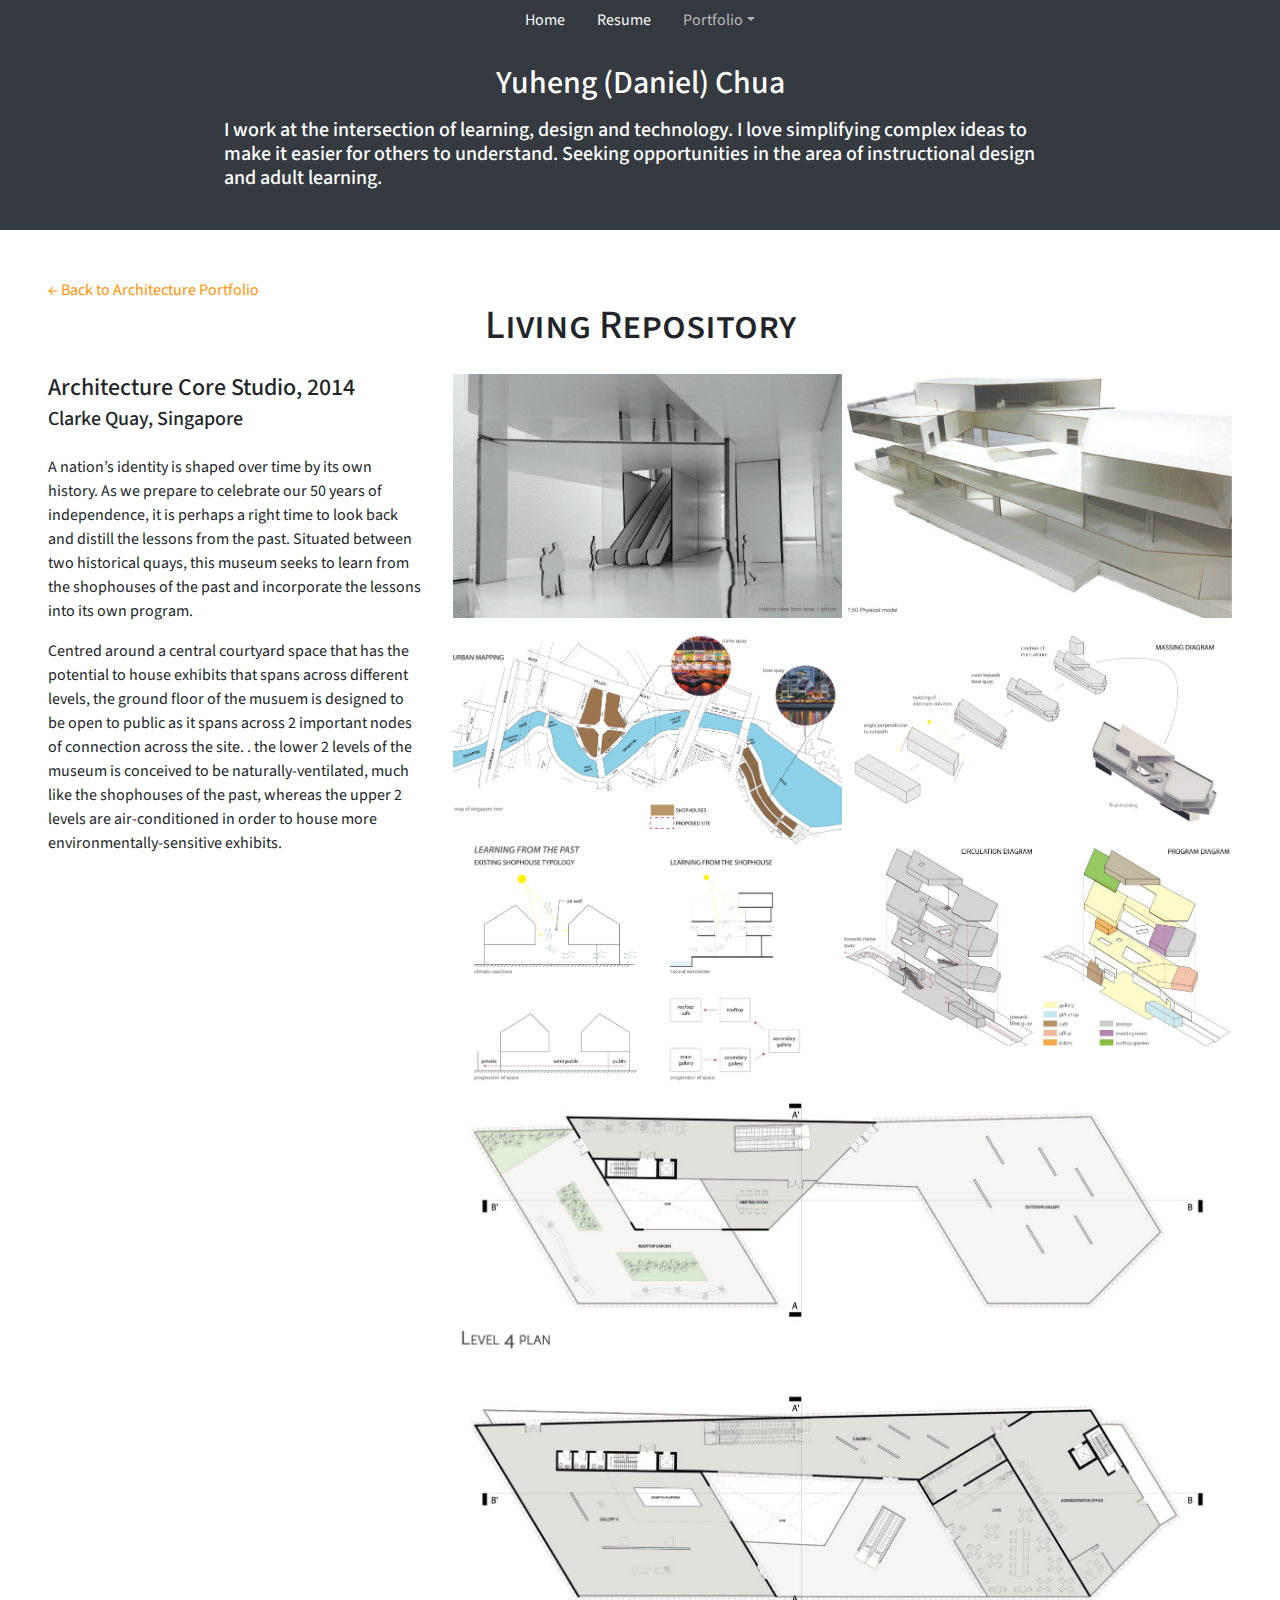
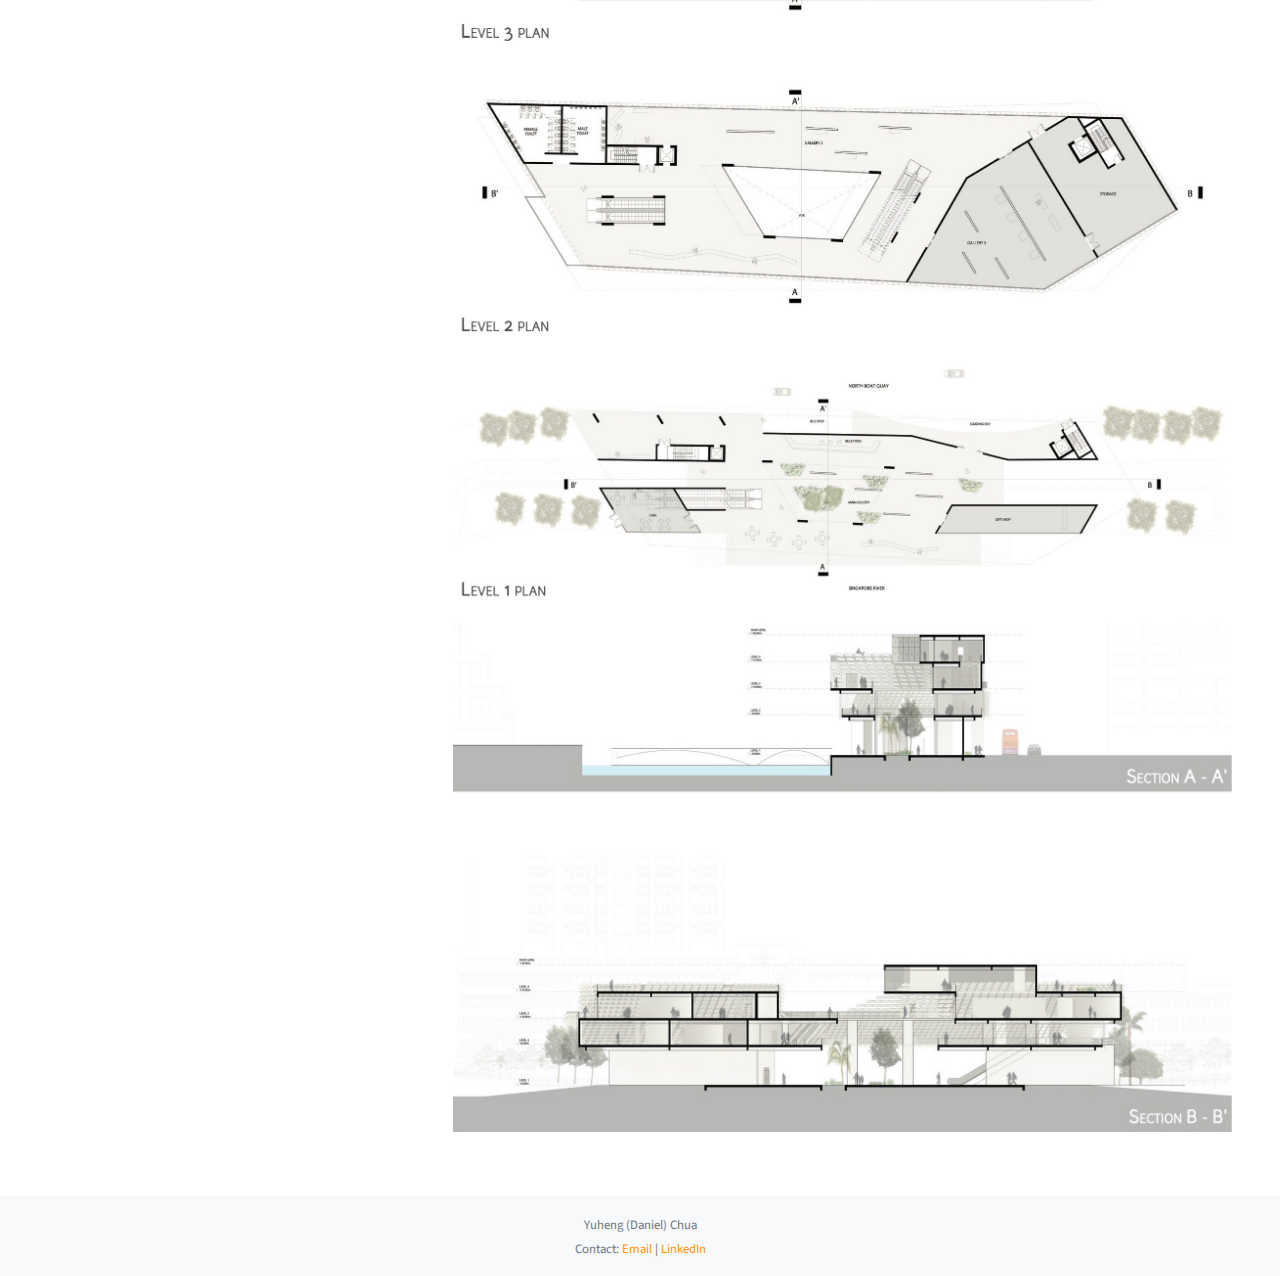
<file: portfolio/archi/living-repository.html>
<!DOCTYPE html>
<html lang="en" dir="ltr">

<head>
  <meta http-equiv="Content-Type" content="text/html; charset=UTF-8" />
  <meta name="viewport" content="width=device-width, initial-scale=1.0">

  <title>Yuheng (Daniel) Chua</title>

  <link rel="icon" href="/images/favicon-daniel_32x32.png" type="image/png" sizes="32x32">

  <link rel="stylesheet" href="/css/bootstrap-custom.css">
  <link href="https://fonts.googleapis.com/css2?family=Source+Code+Pro&family=Source+Sans+Pro:ital,wght@0,300;0,400;0,600;0,700;1,300;1,400;1,600;1,700&display=swap" rel="stylesheet">
  <link rel="stylesheet" href="/css/styles.css">

</head>

<body>

  <!-- *** HEADER *** -->
  <header>

    <nav id="top-nav" class="navbar navbar-dark bg-dark fixed-top py-0">
      <ul class="nav mx-auto">
        <li class="nav-item">
          <a class="nav-link text-light" href="/">Home</a>
        </li>
        <li class="nav-item">
          <a class="nav-link text-light" href="/resume">Resume</a>
        </li>
        <li class="nav-item dropdown">
          <a class="nav-link text-light active dropdown-toggle" data-toggle="dropdown" href="/portfolio" role="button" aria-haspopup="true" aria-expanded="false">Portfolio</a>
          <div class="dropdown-menu p-0">
            <a class="dropdown-item" href="/portfolio#education">Education</a>
            <a class="dropdown-item" href="/portfolio#archi">Architecture</a>
          </div>
        </li>
      </ul>
    </nav>

    <div id="profile" class="bg-dark text-white mb-5">
      <div class="container p-4">
        <h1 class="mb-3 h2 text-center">Yuheng (Daniel) Chua</h1>
        <p class="h5 px-lg-5 mb-3">
          I work at the intersection of learning, design and technology. I love simplifying complex ideas to make it easier for others to understand. Seeking opportunities in the area of instructional design and adult learning.
        </p>
      </div>
    </div>

  </header>

  <main class="mb-5">
    <section class="container-fluid px-lg-5">
      <p class="mb-0"><a href="/portfolio#archi">&#8592; Back to Architecture Portfolio</a></p>
      <h2 class="h1 small-caps text-center mb-4">Living Repository</h2>
      <div class="row">
        <!-- Write-up -->
        <div class="col-12 col-lg-4">
          <h3 class="h4 mb-1">Architecture Core Studio, 2014</h3>
          <h5 class="mb-4">Clarke Quay, Singapore</h5>
          <p>
            A nation’s identity is shaped over time by its own history. As we prepare to celebrate our 50 years of independence, it is perhaps a right time to look back and distill the lessons from the past. Situated between two historical quays,
            this museum seeks to learn from the shophouses of the past and incorporate the lessons into its own program.
          </p>
          <p>
            Centred around a central courtyard space that has the potential to house exhibits that spans across different levels, the ground floor of the musuem is designed to be open to public as it spans across 2 important nodes of connection
            across the site. . the lower 2 levels of the museum is conceived to be naturally-ventilated, much like the shophouses of the past, whereas the upper 2 levels are air-conditioned in order to house more environmentally-sensitive exhibits.
          </p>
        </div><!-- Write-up -->
        <!-- Images -->
        <div class="col-12 col-lg-8">
          <div class="row no-gutters">
            <div class="col-12 col-md-6">
              <img class="img-fluid mb-3" src="/images/archi/living-repo/LR_main_model.jpg" alt="">
            </div>
            <div class="col-12 col-md-6">
              <img class="img-fluid mb-3" src="/images/archi/living-repo/LR_massing_model.jpg" alt="">
            </div>
          </div>
          <div class="row no-gutters">
            <div class="col-12 col-md-6">
              <img class="img-fluid mb-3" src="/images/archi/living-repo/LR_concept.jpg" alt="">
            </div>
            <div class="col-12 col-md-6">
              <img class="img-fluid mb-3" src="/images/archi/living-repo/LR_diagrams.jpg" alt="">
            </div>
          </div>
          <img class="img-fluid mb-3" src="/images/archi/living-repo/LR_floor_plans.jpg" alt="">
          <img class="img-fluid mb-3" src="/images/archi/living-repo/LR_sections.jpg" alt="">
        </div><!-- Images -->
      </div>

    </section>


  </main>

  <!-- *** Footer *** -->
  <footer class="py-3 bg-light">
    <div class="text-muted text-center">
      <small>
        Yuheng (Daniel) Chua<br>
        Contact: <a href="mailto:chuayuheng@gmail.com">Email</a> | <a href="https://www.linkedin.com/in/daniel-chua-6987a7190/" target="_blank">LinkedIn</a><br>
      </small>
    </div>
  </footer>


  <script src="https://code.jquery.com/jquery-3.5.1.min.js" integrity="sha256-9/aliU8dGd2tb6OSsuzixeV4y/faTqgFtohetphbbj0=" crossorigin="anonymous"></script>
  <script type="text/javascript" src="https://stackpath.bootstrapcdn.com/bootstrap/4.5.2/js/bootstrap.min.js"></script>
  <script type="text/javascript" src="/scripts.js"></script>
</body>

</html>
</file>
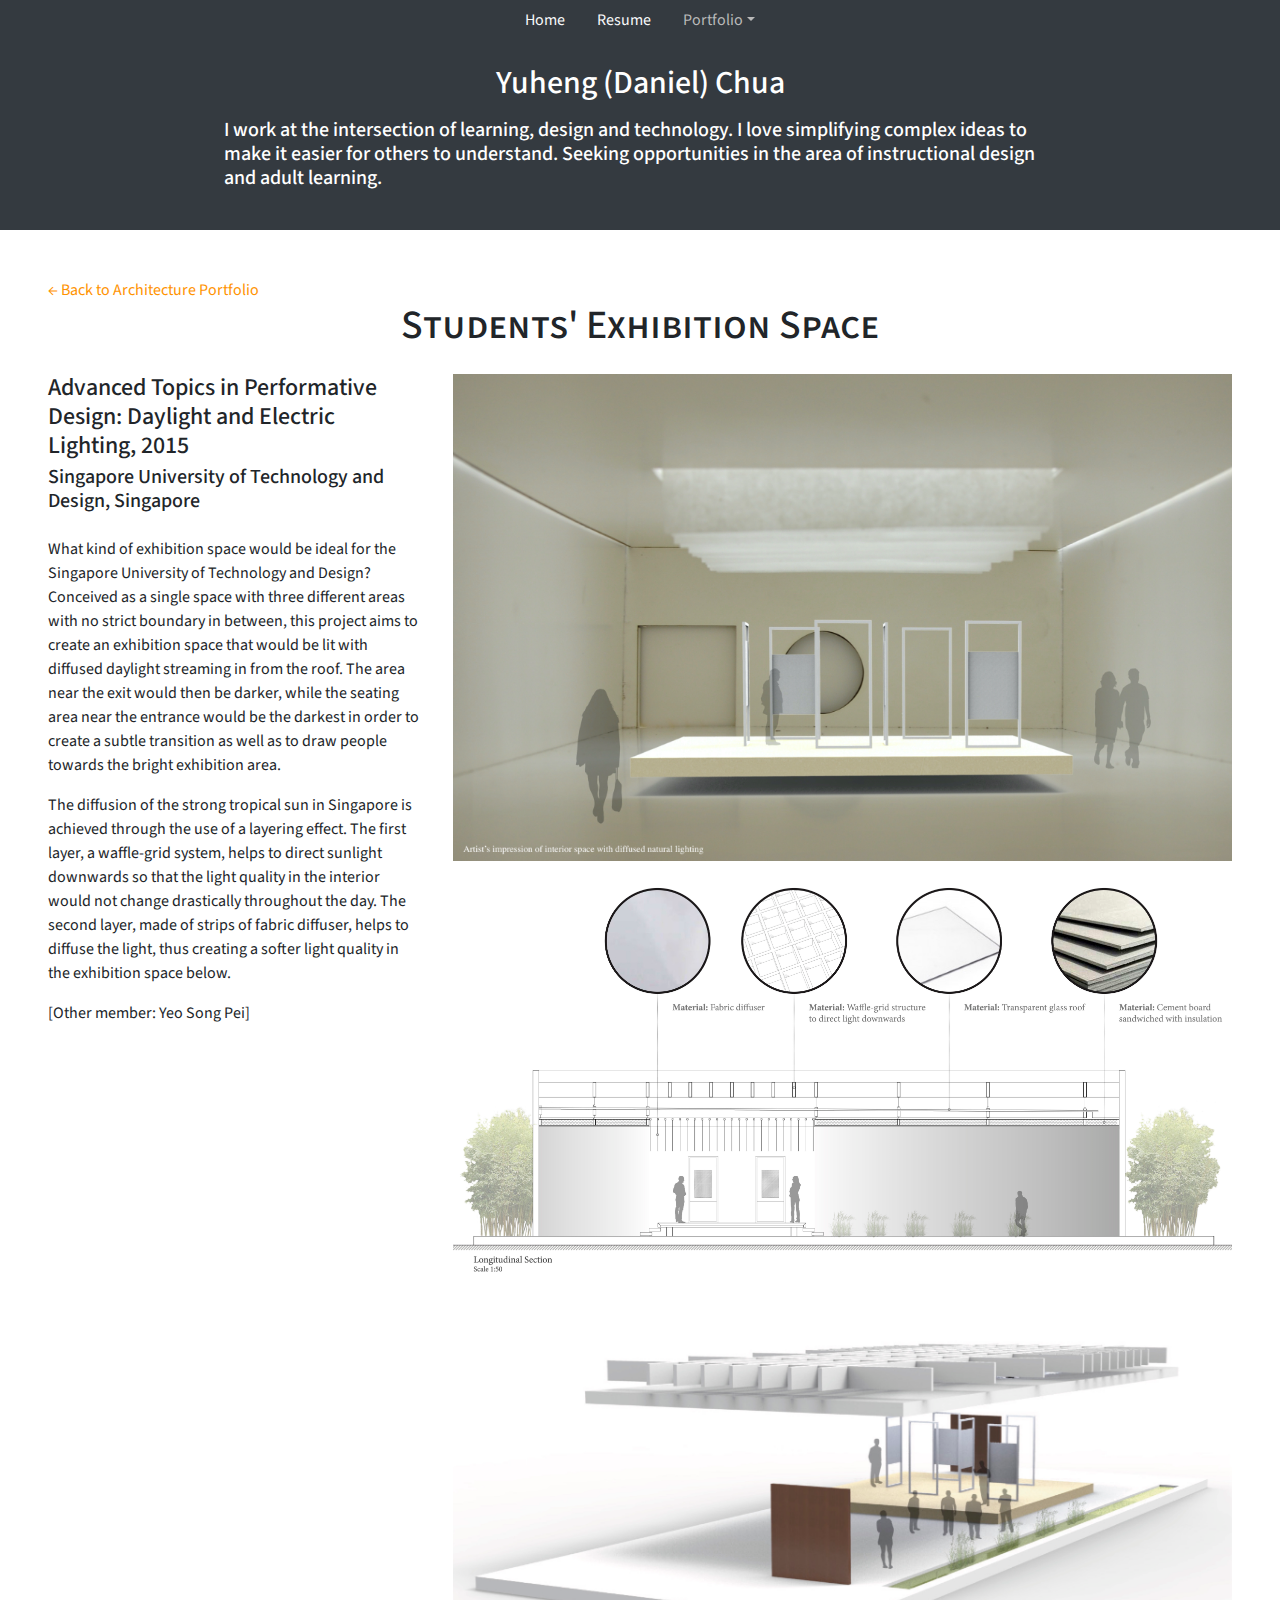
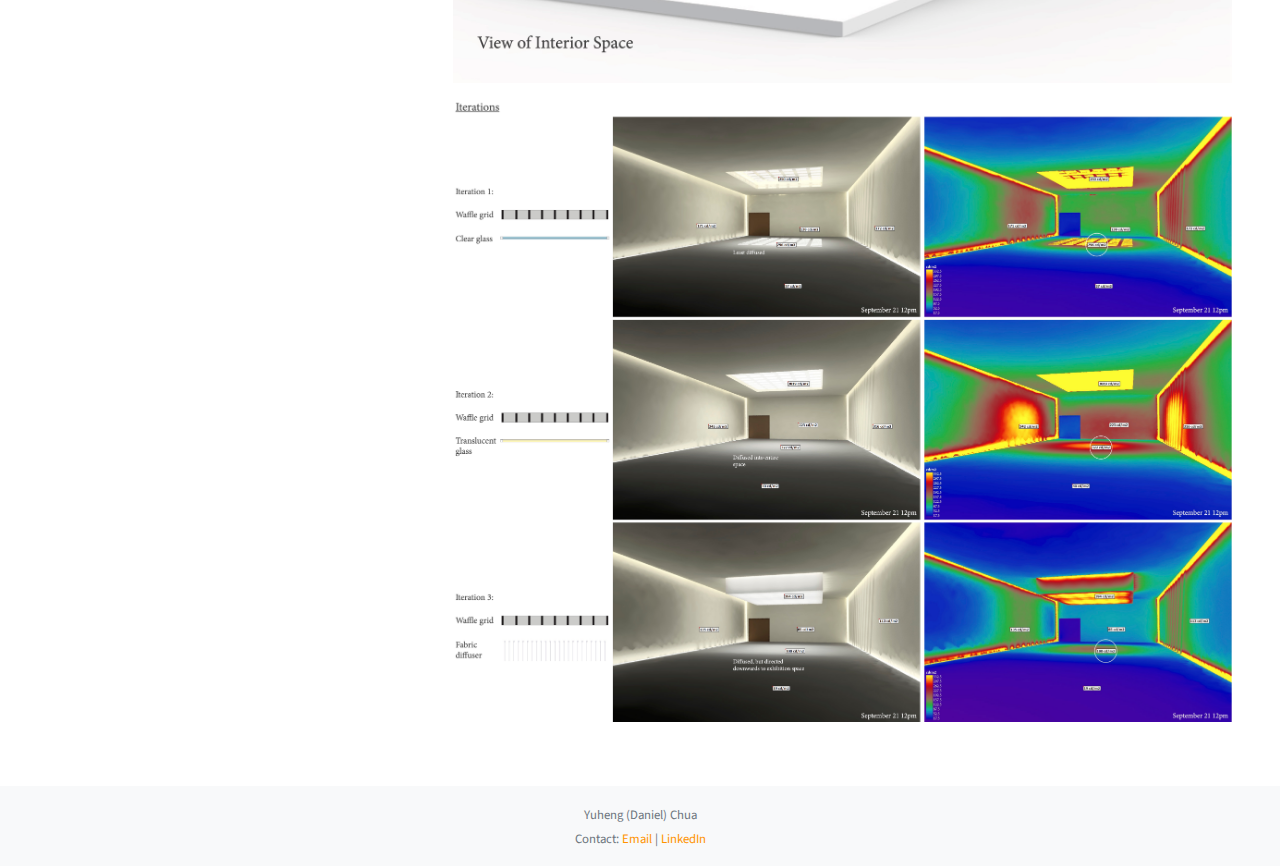
<file: portfolio/archi/student-exhibition.html>
<!DOCTYPE html>
<html lang="en" dir="ltr">

<head>
  <meta http-equiv="Content-Type" content="text/html; charset=UTF-8" />
  <meta name="viewport" content="width=device-width, initial-scale=1.0">

  <title>Yuheng (Daniel) Chua</title>

  <link rel="icon" href="/images/favicon-daniel_32x32.png" type="image/png" sizes="32x32">

  <link rel="stylesheet" href="/css/bootstrap-custom.css">
  <link href="https://fonts.googleapis.com/css2?family=Source+Code+Pro&family=Source+Sans+Pro:ital,wght@0,300;0,400;0,600;0,700;1,300;1,400;1,600;1,700&display=swap" rel="stylesheet">
  <link rel="stylesheet" href="/css/styles.css">

</head>

<body>

  <!-- *** HEADER *** -->
  <header>

    <nav id="top-nav" class="navbar navbar-dark bg-dark fixed-top py-0">
      <ul class="nav mx-auto">
        <li class="nav-item">
          <a class="nav-link text-light" href="/">Home</a>
        </li>
        <li class="nav-item">
          <a class="nav-link text-light" href="/resume">Resume</a>
        </li>
        <li class="nav-item dropdown">
          <a class="nav-link text-light active dropdown-toggle" data-toggle="dropdown" href="/portfolio" role="button" aria-haspopup="true" aria-expanded="false">Portfolio</a>
          <div class="dropdown-menu p-0">
            <a class="dropdown-item" href="/portfolio#education">Education</a>
            <a class="dropdown-item" href="/portfolio#archi">Architecture</a>
          </div>
        </li>
      </ul>
    </nav>

    <div id="profile" class="bg-dark text-white mb-5">
      <div class="container p-4">
        <h1 class="mb-3 h2 text-center">Yuheng (Daniel) Chua</h1>
        <p class="h5 px-lg-5 mb-3">
          I work at the intersection of learning, design and technology. I love simplifying complex ideas to make it easier for others to understand. Seeking opportunities in the area of instructional design and adult learning.
        </p>
      </div>
    </div>

  </header>

  <main class="mb-5">
    <section class="container-fluid px-lg-5">
      <p class="mb-0"><a href="/portfolio#archi">&#8592; Back to Architecture Portfolio</a></p>
      <h2 class="h1 small-caps text-center mb-4">Students' Exhibition Space</h2>
      <div class="row">
        <!-- Write-up -->
        <div class="col-12 col-lg-4">
          <h3 class="h4 mb-1">Advanced Topics in Performative Design: Daylight and Electric Lighting, 2015</h3>
          <h5 class="mb-4">Singapore University of Technology and Design, Singapore</h5>
          <p>
            What kind of exhibition space would be ideal for the Singapore University of Technology and Design? Conceived as a single space with three different areas with no strict boundary in between, this project aims to create an exhibition
            space that would be lit with diffused daylight streaming in from the roof. The area near the exit would then be darker, while the seating area near the entrance would be the darkest in order to create a subtle transition as well as to
            draw people towards the bright exhibition area.
          </p>
          <p>
            The diffusion of the strong tropical sun in Singapore is achieved through the use of a layering effect. The first layer, a waffle-grid system, helps to direct sunlight downwards so that the light quality in the interior would not change
            drastically throughout the day. The second layer, made of strips of fabric diffuser, helps to diffuse the light, thus creating a softer light quality in the exhibition space below.
          </p>
          <p>[Other member: Yeo Song Pei]</p>
        </div><!-- Write-up -->
        <!-- Images -->
        <div class="col-12 col-lg-8">
          <img class="img-fluid mb-3" src="/images/archi/student-exhibition/exhibition_main_render.jpg" alt="">
          <img class="img-fluid mb-3" src="/images/archi/student-exhibition/exhibition_long_section.jpg" alt="">
          <img class="img-fluid mb-3" src="/images/archi/student-exhibition/exhibition_interior.jpg" alt="">
          <img class="img-fluid mb-3" src="/images/archi/student-exhibition/exhibition_iterations.jpg" alt="">
        </div><!-- Images -->
      </div>
    </section>


  </main>

  <!-- *** Footer *** -->
  <footer class="py-3 bg-light">
    <div class="text-muted text-center">
      <small>
        Yuheng (Daniel) Chua<br>
        Contact: <a href="mailto:chuayuheng@gmail.com">Email</a> | <a href="https://www.linkedin.com/in/daniel-chua-6987a7190/" target="_blank">LinkedIn</a><br>
      </small>
    </div>
  </footer>


  <script src="https://code.jquery.com/jquery-3.5.1.min.js" integrity="sha256-9/aliU8dGd2tb6OSsuzixeV4y/faTqgFtohetphbbj0=" crossorigin="anonymous"></script>
  <script type="text/javascript" src="https://stackpath.bootstrapcdn.com/bootstrap/4.5.2/js/bootstrap.min.js"></script>
  <script type="text/javascript" src="/scripts.js"></script>
</body>

</html>
</file>
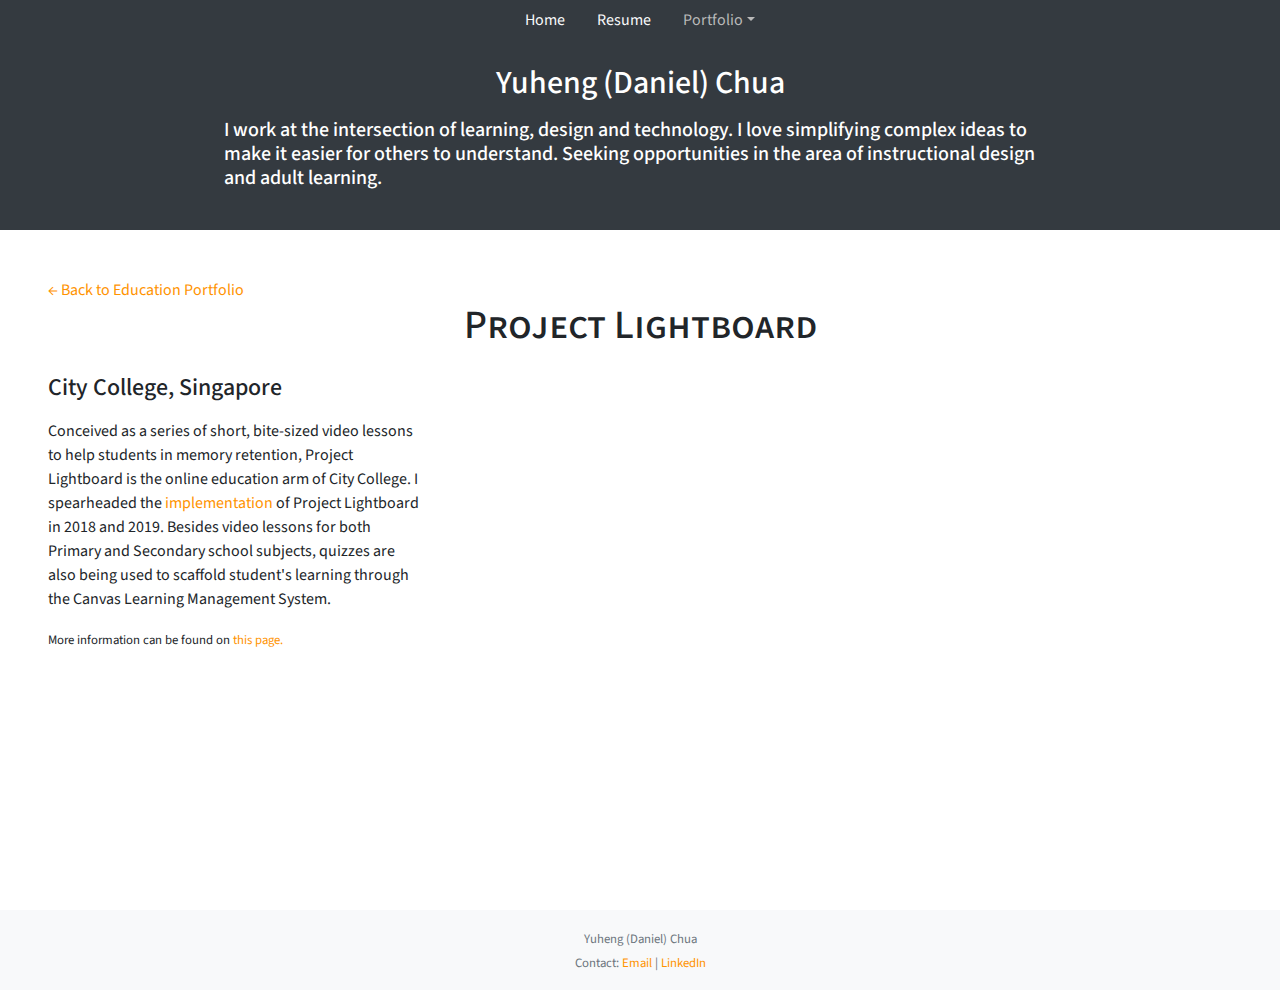
<file: portfolio/education/city-college.html>
<!DOCTYPE html>
<html lang="en" dir="ltr">

<head>
  <meta http-equiv="Content-Type" content="text/html; charset=UTF-8" />
  <meta name="viewport" content="width=device-width, initial-scale=1.0">

  <title>Yuheng (Daniel) Chua</title>

  <link rel="icon" href="/images/favicon-daniel_32x32.png" type="image/png" sizes="32x32">

  <link rel="stylesheet" href="/css/bootstrap-custom.css">
  <link href="https://fonts.googleapis.com/css2?family=Source+Code+Pro&family=Source+Sans+Pro:ital,wght@0,300;0,400;0,600;0,700;1,300;1,400;1,600;1,700&display=swap" rel="stylesheet">
  <link rel="stylesheet" href="/css/styles.css">

</head>

<body>

  <!-- *** HEADER *** -->
  <header>

    <nav id="top-nav" class="navbar navbar-dark bg-dark fixed-top py-0">
      <ul class="nav mx-auto">
        <li class="nav-item">
          <a class="nav-link text-light" href="/">Home</a>
        </li>
        <li class="nav-item">
          <a class="nav-link text-light" href="/resume">Resume</a>
        </li>
        <li class="nav-item dropdown">
          <a class="nav-link text-light active dropdown-toggle" data-toggle="dropdown" href="/portfolio" role="button" aria-haspopup="true" aria-expanded="false">Portfolio</a>
          <div class="dropdown-menu p-0">
            <a class="dropdown-item" href="/portfolio#education">Education</a>
            
            <a class="dropdown-item" href="/portfolio#archi">Architecture</a>
          </div>
        </li>
      </ul>
    </nav>

    <div id="profile" class="bg-dark text-white mb-5">
      <div class="container p-4">
        <h1 class="mb-3 h2 text-center">Yuheng (Daniel) Chua</h1>
        <p class="h5 px-lg-5 mb-3">
          I work at the intersection of learning, design and technology. I love simplifying complex ideas to make it easier for others to understand. Seeking opportunities in the area of instructional design and adult learning.
        </p>
      </div>
    </div>

  </header>

  <main class="mb-5">
    <section class="container-fluid px-lg-5">
      <p class="mb-0"><a href="/portfolio#education">&#8592; Back to Education Portfolio</a></p>
      <h2 class="h1 small-caps text-center mb-4">Project Lightboard</h2>
      <div class="row">
        <!-- Write-up -->
        <div class="col-12 col-lg-4">
          <h3 class="h4 mb-3">City College, Singapore</h3>
          <p>Conceived as a series of short, bite-sized video lessons to help students in memory retention, Project Lightboard is the online education arm of City College. I spearheaded the <a href="/resume#work-experience">implementation</a> of
            Project
            Lightboard in 2018 and 2019. Besides video lessons for both Primary and Secondary school subjects, quizzes are also being used to scaffold student's learning through the Canvas Learning Management System.</p>
          <p><small>More information can be found on <a href="https://www.citycollege.edu.sg/project-lightboard-land" target="_blank">this page.</a></small></p>
        </div><!-- Write-up -->
        <!-- Images -->
        <div class="col-12 col-lg-8">
          <div class="row">
            <div class="col-12 col-md-6 mb-3 embed-responsive embed-responsive-16by9">
              <iframe class="embed-responsive-item px-1" src="https://www.youtube.com/embed/u75H7nQ__jg" allowfullscreen></iframe>
            </div>
            <div class="col-12 col-md-6 mb-3 embed-responsive embed-responsive-16by9">
              <iframe class="embed-responsive-item px-1" src="https://www.youtube.com/embed/IWNn8-chFoc" allowfullscreen></iframe>
            </div>
          </div><!-- Row -->
          <div class="row">
            <div class="col-12 col-md-6 mb-3 embed-responsive embed-responsive-16by9">
              <iframe class="embed-responsive-item px-1" src="https://www.youtube.com/embed/X_zCSubTyU4" allowfullscreen></iframe>
            </div>
            <div class="col-12 col-md-6 mb-3 embed-responsive embed-responsive-16by9">
              <iframe class="embed-responsive-item px-1" src="https://www.youtube.com/embed/4lfbw-ZkeSo" allowfullscreen></iframe>
            </div>
          </div><!-- Row -->
        </div><!-- Images -->
      </div>
    </section>

  </main>

  <!-- *** Footer *** -->
  <footer class="py-3 bg-light">
    <div class="text-muted text-center">
      <small>
        Yuheng (Daniel) Chua<br>
        Contact: <a href="mailto:chuayuheng@gmail.com">Email</a> | <a href="https://www.linkedin.com/in/daniel-chua-6987a7190/" target="_blank">LinkedIn</a><br>
      </small>
    </div>
  </footer>


  <script src="https://code.jquery.com/jquery-3.5.1.min.js" integrity="sha256-9/aliU8dGd2tb6OSsuzixeV4y/faTqgFtohetphbbj0=" crossorigin="anonymous"></script>
  <script type="text/javascript" src="https://stackpath.bootstrapcdn.com/bootstrap/4.5.2/js/bootstrap.min.js"></script>
  <script type="text/javascript" src="/scripts.js"></script>
</body>

</html>
</file>
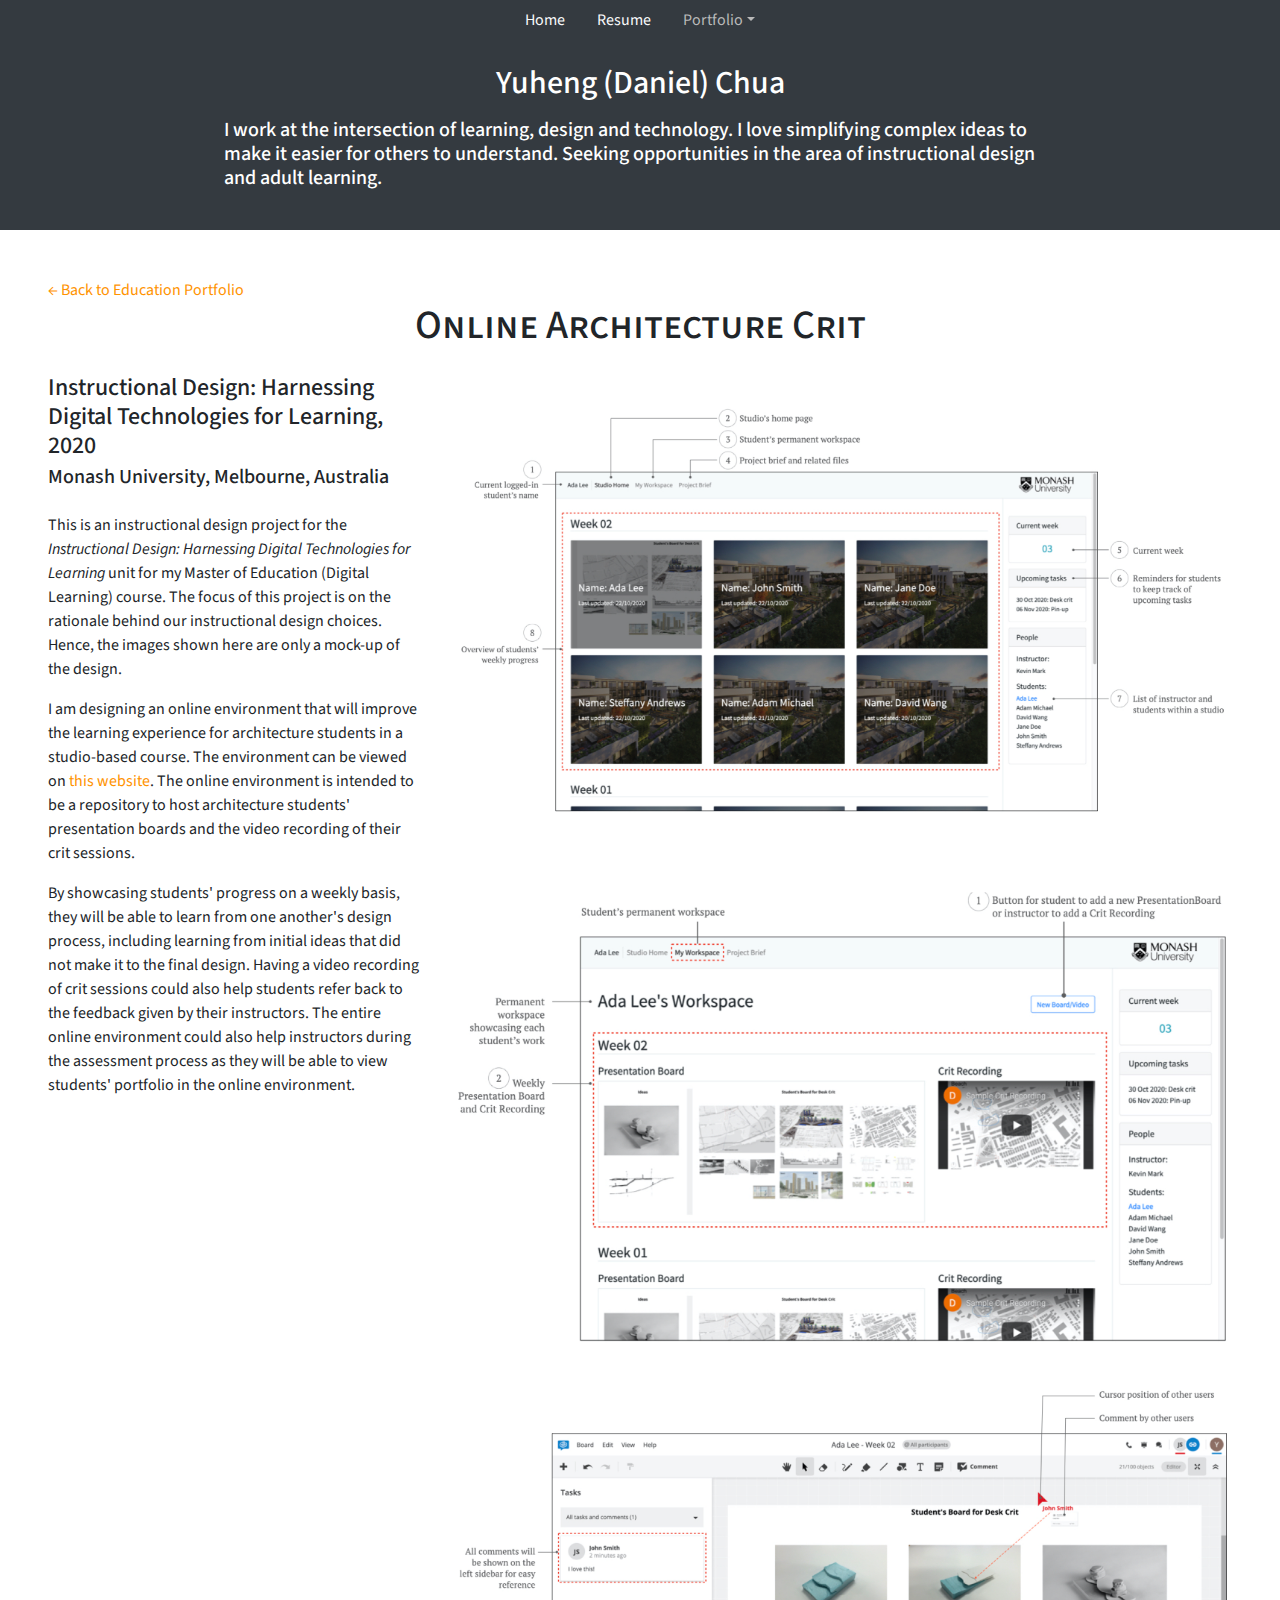
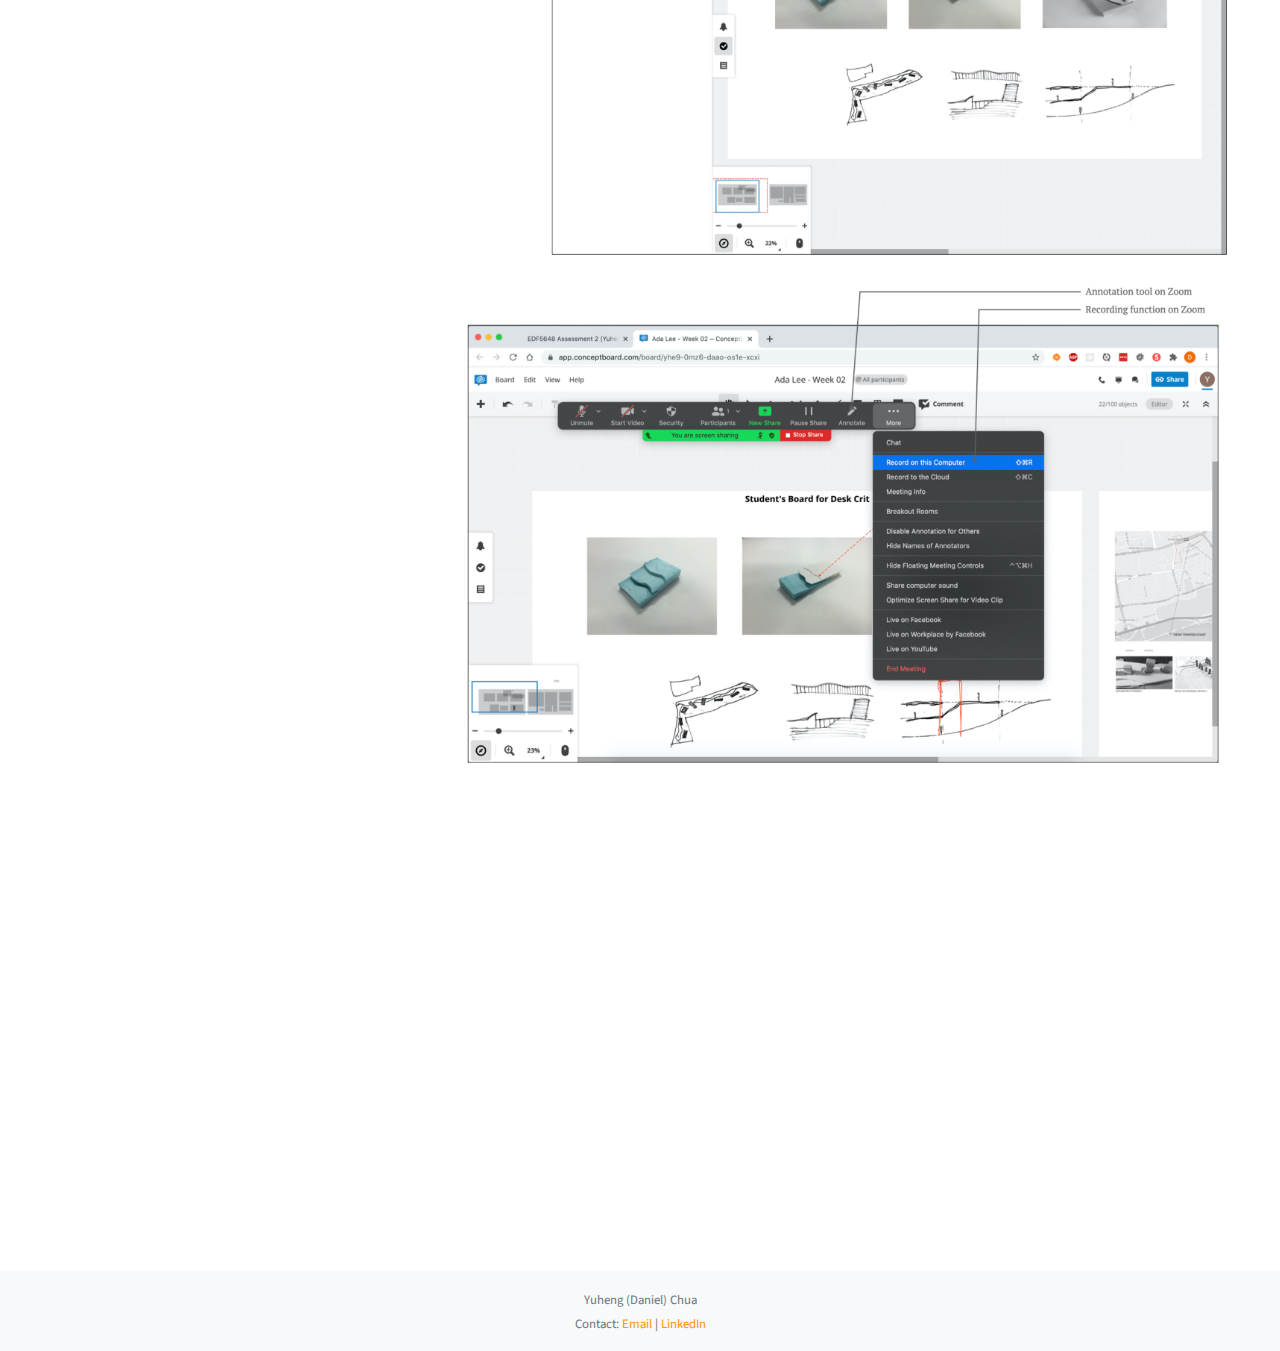
<file: portfolio/education/crit.html>
<!DOCTYPE html>
<html lang="en" dir="ltr">

<head>
  <meta http-equiv="Content-Type" content="text/html; charset=UTF-8" />
  <meta name="viewport" content="width=device-width, initial-scale=1.0">

  <title>Yuheng (Daniel) Chua</title>

  <link rel="icon" href="/images/favicon-daniel_32x32.png" type="image/png" sizes="32x32">

  <link rel="stylesheet" href="/css/bootstrap-custom.css">
  <link href="https://fonts.googleapis.com/css2?family=Source+Code+Pro&family=Source+Sans+Pro:ital,wght@0,300;0,400;0,600;0,700;1,300;1,400;1,600;1,700&display=swap" rel="stylesheet">
  <link rel="stylesheet" href="/css/styles.css">

</head>

<body>

  <!-- *** HEADER *** -->
  <header>

    <nav id="top-nav" class="navbar navbar-dark bg-dark fixed-top py-0">
      <ul class="nav mx-auto">
        <li class="nav-item">
          <a class="nav-link text-light" href="/">Home</a>
        </li>
        <li class="nav-item">
          <a class="nav-link text-light" href="/resume">Resume</a>
        </li>
        <li class="nav-item dropdown">
          <a class="nav-link text-light active dropdown-toggle" data-toggle="dropdown" href="/portfolio" role="button" aria-haspopup="true" aria-expanded="false">Portfolio</a>
          <div class="dropdown-menu p-0">
            <a class="dropdown-item" href="/portfolio#education">Education</a>
            
            <a class="dropdown-item" href="/portfolio#archi">Architecture</a>
          </div>
        </li>
      </ul>
    </nav>

    <div id="profile" class="bg-dark text-white mb-5">
      <div class="container p-4">
        <h1 class="mb-3 h2 text-center">Yuheng (Daniel) Chua</h1>
        <p class="h5 px-lg-5 mb-3">
          I work at the intersection of learning, design and technology. I love simplifying complex ideas to make it easier for others to understand. Seeking opportunities in the area of instructional design and adult learning.
        </p>
      </div>
    </div>

  </header>

  <main class="mb-5">
    <section class="container-fluid px-lg-5">
      <p class="mb-0"><a href="/portfolio#education">&#8592; Back to Education Portfolio</a></p>
      <h2 class="h1 small-caps text-center mb-4">Online Architecture Crit</h2>
      <div class="row">
        <!-- Write-up -->
        <div class="col-12 col-lg-4">
          <h3 class="h4 mb-1">Instructional Design: Harnessing Digital Technologies for Learning, 2020</h3>
          <h5 class="mb-4">Monash University, Melbourne, Australia</h5>
          <p>
            This is an instructional design project for the <i>Instructional Design: Harnessing Digital Technologies for Learning</i> unit for my Master of Education (Digital Learning) course. The focus of this project is on the rationale behind our
            instructional design choices. Hence, the images shown here are only a mock-up of the design.
          </p>
          <p>
            I am designing an online environment that will improve the learning experience for architecture students in a studio-based course. The environment can be viewed on <a href="https://danielyhchua.github.io/edf5648/" target="_blank">this
              website</a>. The
            online environment is intended to be a repository to host architecture students' presentation boards and the video recording of their crit sessions.
          </p>
          <p>By showcasing students' progress on a weekly basis, they will be able to learn from one another's design process, including learning from initial ideas that did not make it to the final design. Having a video recording of crit sessions
            could also help students refer back to the feedback given by their instructors. The entire online environment could also help instructors during the assessment process as they will be able to view students' portfolio in the online
            environment.</p>
        </div><!-- Write-up -->
        <!-- Images -->
        <div class="col-12 col-lg-8">
          <img class="img-fluid mb-3" src="/images/education/archi_crit_1.jpg" alt="">
          <img class="img-fluid mb-3" src="/images/education/archi_crit_2.jpg" alt="">
          <img class="img-fluid mb-3" src="/images/education/archi_crit_3.jpg" alt="">
          <img class="img-fluid mb-3" src="/images/education/archi_crit_4.jpg" alt="">
          <div class="embed-responsive embed-responsive-16by9">
            <iframe class="embed-responsive-item" src="https://www.youtube.com/embed/Slw4388QStw" allowfullscreen></iframe>
          </div>
        </div><!-- Images -->
      </div>
    </section>

  </main>

  <!-- *** Footer *** -->
  <footer class="py-3 bg-light">
    <div class="text-muted text-center">
      <small>
        Yuheng (Daniel) Chua<br>
        Contact: <a href="mailto:chuayuheng@gmail.com">Email</a> | <a href="https://www.linkedin.com/in/daniel-chua-6987a7190/" target="_blank">LinkedIn</a><br>
      </small>
    </div>
  </footer>


  <script src="https://code.jquery.com/jquery-3.5.1.min.js" integrity="sha256-9/aliU8dGd2tb6OSsuzixeV4y/faTqgFtohetphbbj0=" crossorigin="anonymous"></script>
  <script type="text/javascript" src="https://stackpath.bootstrapcdn.com/bootstrap/4.5.2/js/bootstrap.min.js"></script>
  <script type="text/javascript" src="/scripts.js"></script>
</body>

</html>
</file>
<file: css/styles.css>
/*****************   GLOBAL STYLES   *****************/
html {
  scroll-behavior: smooth;
}

body {
  font-family: 'Source Sans Pro', sans-serif;
}

.font-weight-semi-bold {
  font-weight: 600;
}

.btn-outline-primary:hover {
  color: white;
}

/* Add monospace class */
.text-monospace {
  font-family: 'Source Code Pro', sans-serif !important;
}

.small-caps {
  font-variant: small-caps;
}

.mybg-light-grey {
  background-color: #f7f7f7;
}

@media (min-width: 992px) {
  .border-lg-right {
    border-right: 1px solid #dee2e6 !important;
  }
}

/*****************   LISTS   *****************/
.list-no-bullet {
  list-style-type: none;
  padding-left: 0;
}

/*****************   HEADER   *****************/
/* Scroll button */
.scroll {
  opacity: 80%;
}

/* Profile */
#profile {
  margin-top: 40px;
  z-index: 100;
}

@media (min-width: 992px) {
  #profile p {
    width: 85%;
    margin-left: auto;
    margin-right: auto;
  }
}

#top-nav .active {
  color: #b9b9b9 !important
}

/* Top Navbar */
.dropdown-item.active, .dropdown-item:active {
  background-color: #343a40;
}

/* Right Navbar (Resume Page) */
#navbar {
  display: none;
}

#navbar .active {
  background-color: #0848A1;
}

@media (min-width: 992px) {
  #navbar {
    display: block;
    width: 100px;
    position: fixed;
    float: right;
    top: 330px !important;
    right: 20px;
    padding: 0;
    opacity: 90%;
  }

  #navbar .navbar-nav {
    display: flex;
    flex-direction: column;
    margin-top: 0px !important;
  }

  #navbar .nav-link {
    display: flex;
    justify-content: center;
    align-items: center;
    padding-top: 2.1rem;
    padding-bottom: 2.1rem;
  }
}

/*****************   BACK TO TOP BUTTON   *****************/
.back-to-top {
  position: fixed;
  bottom: 30px;
  right: 30px;
  opacity: 50%;
}

@media (min-width: 992px) {
  .back-to-top {
    display: none;
  }
}

/*****************   HOME PAGE   *****************/
@media (max-width: 476px) {
  .vert-btn-stack {
    margin-left: auto !important;
    margin-right: auto !important;
    margin-bottom: 1rem !important;
  }
}

/*****************   SECTION CONTENTS (RESUME)   *****************/
@media (min-width: 768px) {
  .section-contents {
    width: 75%;
    margin: inherit auto;
  }
}

@media (min-width: 992px) {
  .section-container {
    margin-right: 120px;
  }

  .section-title {
    width: 70%;
    margin-left: auto !important;
    margin-right: auto !important;
  }

  .section-contents {
    width: 63%;
    margin: inherit auto;
  }
}

/*****************   PORTFOLIO   *****************/
.overlay-div {
  height: 100%;
  width: 100%;
  position: absolute;
  background-color: #000;
  opacity: .4;
}

/* Image Zoom on Hover */
.img-hover-zoom {
  overflow: hidden;
}

.img-hover-zoom img {
  transition: transform .5s ease;
}

.img-hover-zoom:hover img {
  transform: scale(1.3);
}

/*****************   FOOTER   *****************/
.footer-credits {
  font-weight: 300;
}
</file>
